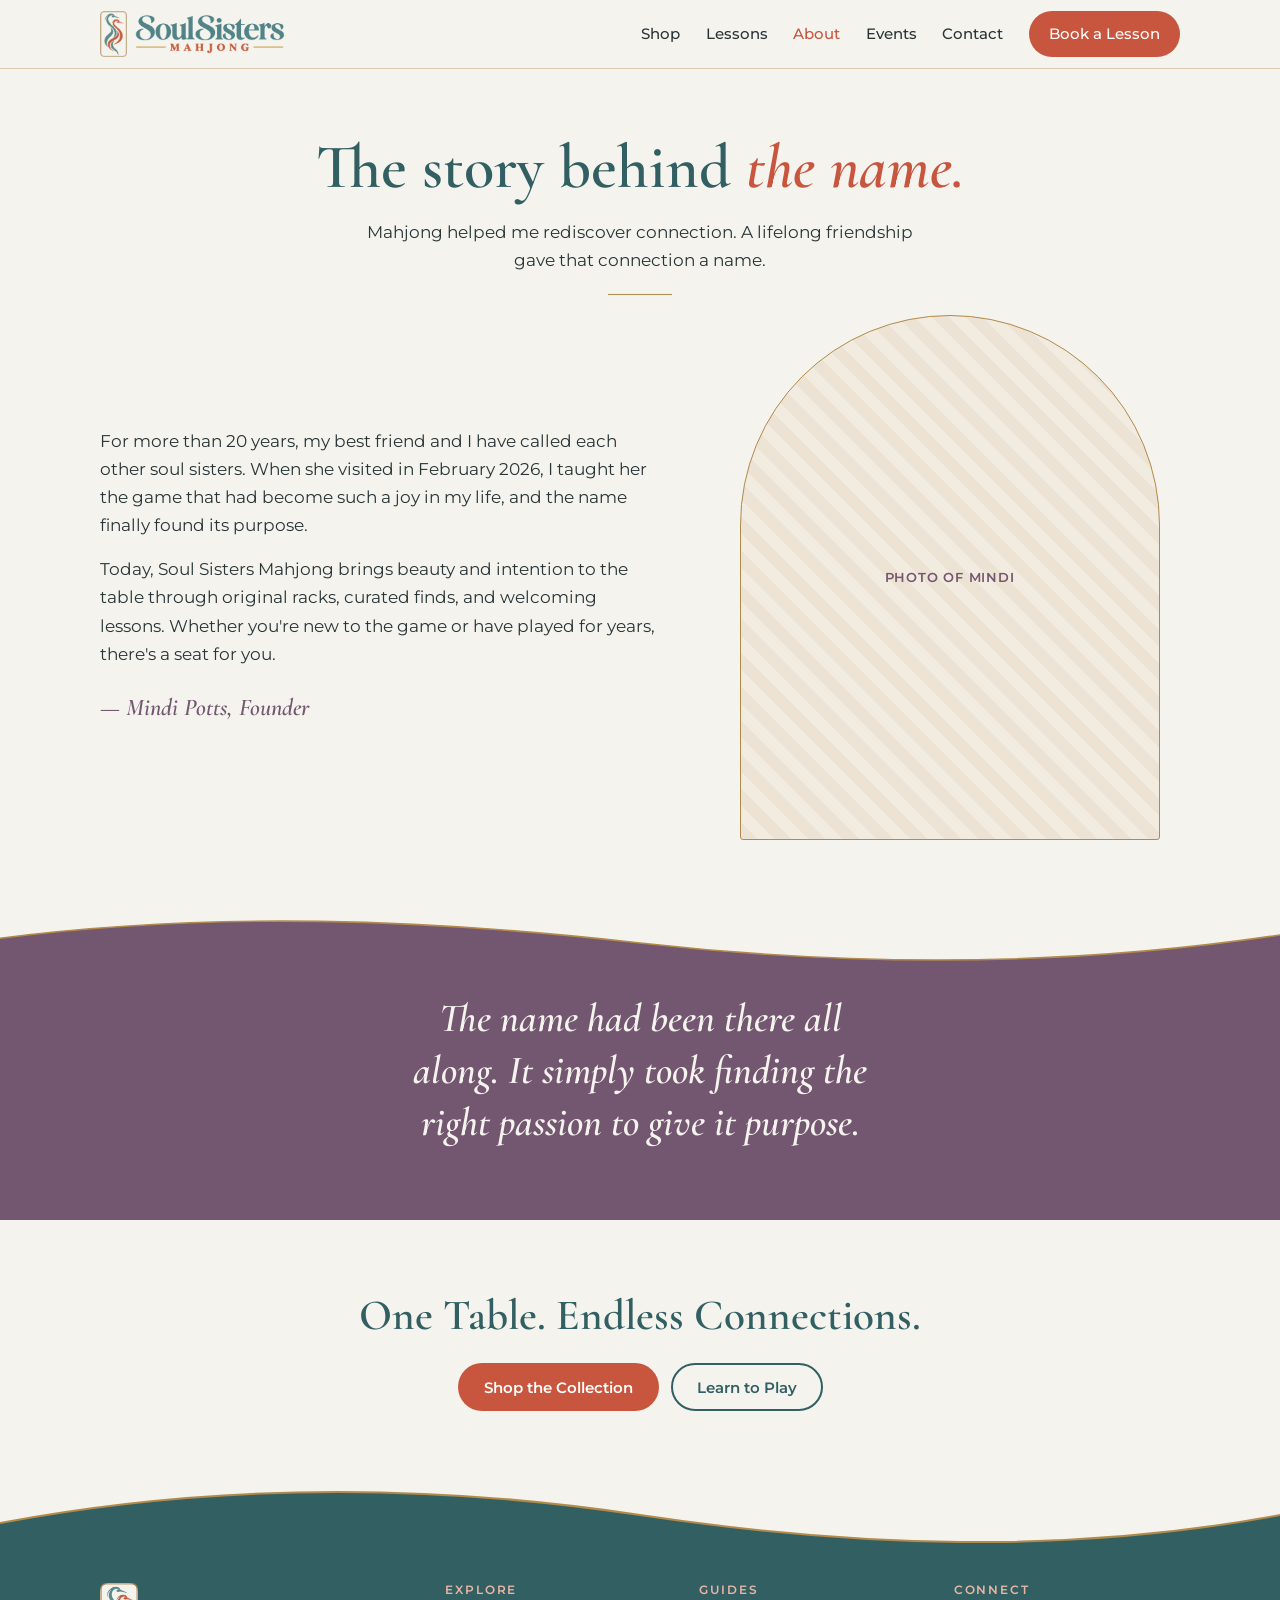
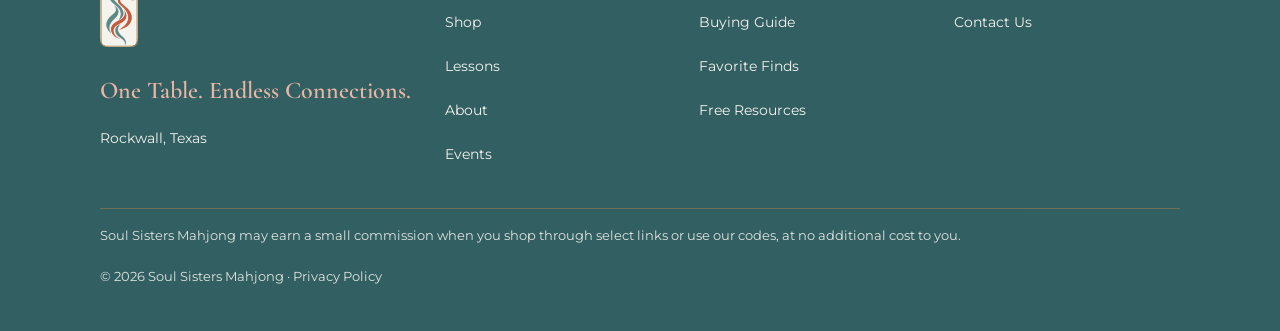
<file: about.html>
<!DOCTYPE html>
<html lang="en">
<head>
<meta charset="utf-8">
<meta name="viewport" content="width=device-width, initial-scale=1">
<title>Our Story | Soul Sisters Mahjong</title>
<meta name="description" content="The story behind Soul Sisters Mahjong, a lifelong friendship and a love of the game.">
<meta property="og:title" content="Our Story | Soul Sisters Mahjong">
<meta property="og:description" content="The story behind Soul Sisters Mahjong, a lifelong friendship and a love of the game.">
<meta property="og:type" content="website">
<meta name="theme-color" content="#315F62">
<link rel="icon" type="image/png" href="assets/ssm-icon.png">
<link rel="preload" href="fonts/cormorant-garamond-latin-600-normal.woff2" as="font" type="font/woff2" crossorigin>
<link rel="stylesheet" href="css/style.css?v=58a6c75f">
</head>
<body>
<a class="skip" href="#main">Skip to content</a>
<header class="site-header">
  <div class="wrap bar">
    <a href="index.html" class="brand" aria-label="Soul Sisters Mahjong home">
      <img src="assets/ssm-icon.png" alt="" class="brand-icon" width="142" height="240">
      <img src="assets/ssm-wordmark.png" alt="Soul Sisters Mahjong" class="brand-word" width="900" height="241">
    </a>
    <button class="menu-btn" aria-expanded="false" aria-controls="site-nav" aria-label="Open menu"><span></span><span></span><span></span></button>
    <nav id="site-nav" class="site-nav" aria-label="Main">
      <ul>
        <li><a href="shop.html">Shop</a></li>
        <li><a href="lessons.html">Lessons</a></li>
        <li><a href="about.html" aria-current="page">About</a></li>
        <li><a href="events.html">Events</a></li>
        <li><a href="contact.html">Contact</a></li>
        <li><a href="contact.html" class="btn btn-primary" data-book>Book a Lesson</a></li>
      </ul>
    </nav>
  </div>
</header>
<main id="main">
<section class="about-hero">
  <div class="wrap">
    <h1>The story behind <em>the name.</em></h1>
    <p class="lead">Mahjong helped me rediscover connection. A lifelong friendship gave that connection a name.</p>
    <hr class="rule">
  </div>
  <div class="wrap split">
    <div>
      <p>For more than 20 years, my best friend and I have called each other soul sisters. When she visited in February 2026, I taught her the game that had become such a joy in my life, and the name finally found its purpose.</p>
      <p>Today, Soul Sisters Mahjong brings beauty and intention to the table through original racks, curated finds, and welcoming lessons. Whether you're new to the game or have played for years, there's a seat for you.</p>
      <p class="signature">&mdash; Mindi Potts, Founder</p>
    </div>
    <div class="ph arch">Photo of Mindi</div>
  </div>
</section>

<section class="quote-band">
  <svg class="quote-wave" viewBox="0 0 1440 70" preserveAspectRatio="none" aria-hidden="true" focusable="false">
    <path d="M0 0h1440v30c-240 40-480 40-720 10S240 0 0 34z" fill="#F4F3EE"/>
    <path d="M0 34C240 0 480 10 720 40s480 30 720-10" fill="none" stroke="#B28A4A" stroke-width="2"/>
  </svg>
  <div class="wrap center">
    <p class="big-quote">The name had been there all along. It simply took finding the right passion to give it purpose.</p>
  </div>
</section>

<section>
  <div class="wrap center">
    <h2>One Table. Endless Connections.</h2>
    <div class="btn-row"><a href="shop.html" class="btn btn-primary">Shop the Collection</a><a href="lessons.html" class="btn btn-outline">Learn to Play</a></div>
  </div>
</section>
</main>
<svg class="footer-wave" viewBox="0 0 1440 60" preserveAspectRatio="none" aria-hidden="true" focusable="false">
  <path d="M0 40c240-40 480-40 720-8s480 40 720 0v28H0z" fill="#315F62"/>
  <path d="M0 40c240-40 480-40 720-8s480 40 720 0" fill="none" stroke="#B28A4A" stroke-width="2"/>
</svg>
<footer class="site-footer">
  <div class="wrap">
    <div class="foot-grid">
      <div class="foot-brand">
        <span class="icon-chip"><img src="assets/ssm-icon.png" alt="" width="142" height="240"></span>
        <p class="foot-tagline">One Table. Endless Connections.</p>
        <p>Rockwall, Texas</p>
      </div>
      <div class="foot-col">
        <h2>Explore</h2>
        <ul><li><a href="shop.html">Shop</a></li><li><a href="lessons.html">Lessons</a></li><li><a href="about.html">About</a></li><li><a href="events.html">Events</a></li></ul>
      </div>
      <div class="foot-col">
        <h2>Guides</h2>
        <ul><li><a href="buying-guide.html">Buying Guide</a></li><li><a href="favorites.html">Favorite Finds</a></li><li><a href="resources.html">Free Resources</a></li></ul>
      </div>
      <div class="foot-col">
        <h2>Connect</h2>
        <ul><li><a href="contact.html">Contact Us</a></li><li><a data-email hidden href="#">Email</a></li><li><a data-social="instagram" hidden href="#">Instagram</a></li><li><a data-social="facebook" hidden href="#">Facebook</a></li></ul>
      </div>
    </div>
    <div class="fine">
      <p>Soul Sisters Mahjong may earn a small commission when you shop through select links or use our codes, at no additional cost to you.</p>
      <p>&copy; <span data-year>2026</span> Soul Sisters Mahjong &middot; <a href="privacy.html">Privacy Policy</a></p>
    </div>
  </div>
</footer>
<script src="js/site.js?v=58a6c75f"></script>
</body>
</html>
</file>
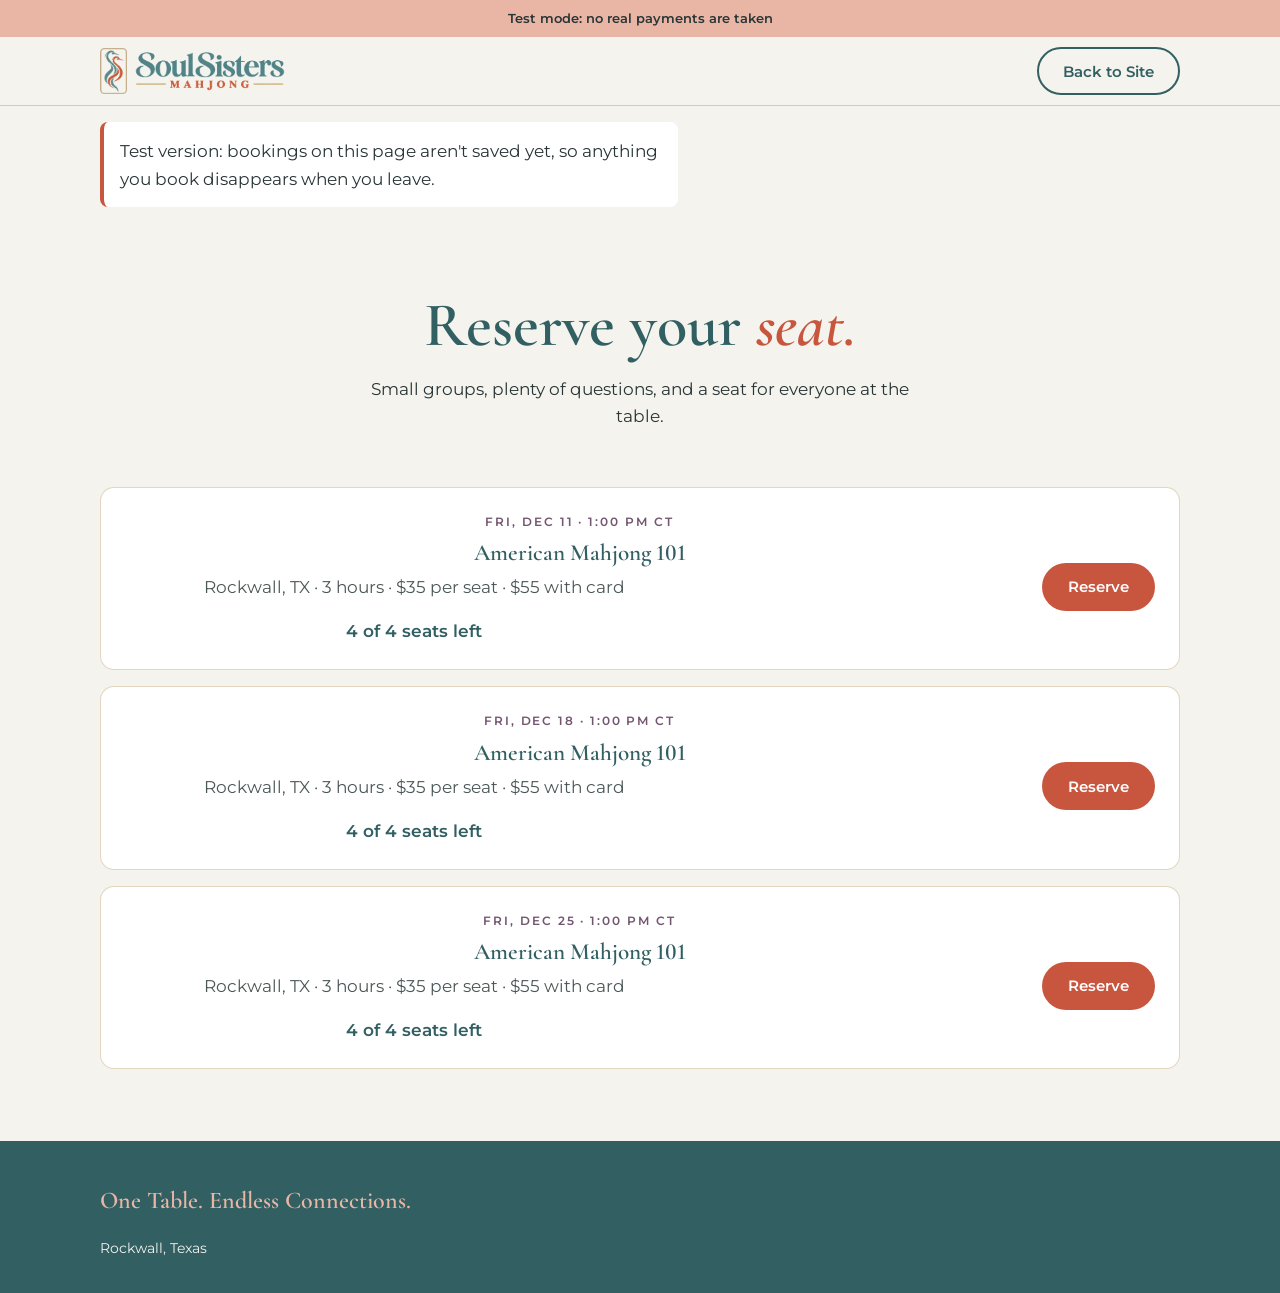
<file: book.html>
<!DOCTYPE html>
<html lang="en">
<head>
<meta charset="utf-8">
<meta name="viewport" content="width=device-width, initial-scale=1">
<title>Book a Lesson | Soul Sisters Mahjong</title>
<meta name="description" content="Reserve a seat at a Soul Sisters Mahjong lesson or event.">
<meta name="theme-color" content="#315F62">
<link rel="icon" type="image/png" href="assets/ssm-icon.png">
<link rel="preload" href="fonts/cormorant-garamond-latin-600-normal.woff2" as="font" type="font/woff2" crossorigin>
<link rel="stylesheet" href="css/style.css?v=58a6c75f">
<style>
.book-list{display:grid;gap:1rem;margin-top:1.5rem}
.slot{display:grid;gap:.5rem}
.meta{color:#4b5857}
.seats-left{font-weight:600;color:var(--deep-teal)}
.seats-left.low{color:var(--terracotta)}
.full{opacity:.65}
.total{font-family:var(--serif);font-size:2rem;font-weight:600;color:var(--terracotta);font-variant-numeric:lining-nums}
.check{display:flex;gap:.75rem;align-items:flex-start;min-height:48px}
.check input{width:24px;height:24px;min-height:0;margin-top:.15rem;flex:none}
.check label{font-weight:500;margin:0}
.alert{background:#fff;border-left:4px solid var(--terracotta);border-radius:8px;padding:.9rem 1rem;margin-bottom:1.25rem}
.alert.ok{border-left-color:var(--teal)}
.test-flag{background:var(--blush);text-align:center;font-size:.8rem;font-weight:600;padding:.5rem 1rem}
.adm{list-style:none;display:grid;gap:.75rem;margin-top:1rem}
.adm li{background:#fff;border:1px solid rgba(178,138,74,.35);border-radius:12px;padding:1rem;display:grid;gap:.35rem}
.adm .row{display:flex;flex-wrap:wrap;gap:.5rem;align-items:center}
.adm .btn{min-height:44px;padding:.4rem 1rem;font-size:.85rem}
pre{white-space:pre-wrap;font-family:var(--sans);font-size:.9rem}
.busy{opacity:.6;pointer-events:none}
.linkbtn{background:none;border:0;color:var(--deep-teal);text-decoration:underline;font:inherit;cursor:pointer;min-height:44px;padding:0}
@media (min-width:700px){.slot{grid-template-columns:1fr auto;align-items:center}}
</style>
</head>
<body>
<a class="skip" href="#main">Skip to content</a>
<div class="test-flag" id="flag">Test mode: no real payments are taken</div>
<header class="site-header"><div class="wrap bar">
  <a href="index.html" class="brand" aria-label="Soul Sisters Mahjong home"><img src="assets/ssm-icon.png" alt="" class="brand-icon" width="142" height="240"><img src="assets/ssm-wordmark.png" alt="Soul Sisters Mahjong" class="brand-word" width="900" height="241"></a>
  <a href="index.html" class="btn btn-outline" id="hdr-btn">Back to Site</a>
</div></header>
<main id="main"><div id="app" aria-live="polite"><div class="wrap page-head"><p class="lead">Loading dates&hellip;</p></div></div></main>
<footer class="site-footer"><div class="wrap"><p class="foot-tagline">One Table. Endless Connections.</p><p>Rockwall, Texas</p></div></footer>

<script>
(function () {
"use strict";
var HOLD_MIN = 15, MAX_SEATS = 4, TZ = "America/Chicago";
var app = document.getElementById("app");
var db = null, canAdmin = false, persisted = false;
var state = { sessions: {}, bookings: {}, outbox: [], ready: false };
var view = { name: "list" };
var esc = function (s) { return String(s == null ? "" : s).replace(/[&<>"']/g, function (c) { return {"&":"&amp;","<":"&lt;",">":"&gt;",'"':"&quot;","'":"&#39;"}[c]; }); };
var money = function (c) { return "$" + (c / 100).toLocaleString(undefined, { minimumFractionDigits: c % 100 ? 2 : 0 }); };
var uid = function () { return (crypto.randomUUID ? crypto.randomUUID() : Date.now().toString(36) + Math.random().toString(36).slice(2)).replace(/[^a-zA-Z0-9-]/g, ""); };

/* ---------- time (Central Time, Rockwall TX) ---------- */
function ctParts(ms) {
  var p = {}; new Intl.DateTimeFormat("en-US", { timeZone: TZ, year: "numeric", month: "2-digit", day: "2-digit", hour: "2-digit", minute: "2-digit", hourCycle: "h23" })
    .formatToParts(new Date(ms)).forEach(function (x) { p[x.type] = x.value; }); return p;
}
function ctToMs(s) { // "YYYY-MM-DDTHH:MM" in Central Time -> epoch ms
  var m = /^(\d{4})-(\d{2})-(\d{2})T(\d{2}):(\d{2})$/.exec(s || ""); if (!m) return NaN;
  var guess = Date.UTC(+m[1], m[2] - 1, +m[3], +m[4], +m[5]);
  for (var i = 0; i < 2; i++) { var p = ctParts(guess); var asUtc = Date.UTC(+p.year, p.month - 1, +p.day, +p.hour, +p.minute); guess += Date.UTC(+m[1], m[2] - 1, +m[3], +m[4], +m[5]) - asUtc; }
  return guess;
}
function niceDate(s) {
  var ms = ctToMs(s); if (isNaN(ms)) return s;
  return new Intl.DateTimeFormat("en-US", { timeZone: TZ, weekday: "short", month: "short", day: "numeric" }).format(ms) + " · " +
    new Intl.DateTimeFormat("en-US", { timeZone: TZ, hour: "numeric", minute: "2-digit" }).format(ms) + " CT";
}
function ctLocalInput(ms) { var p = ctParts(ms); return p.year + "-" + p.month + "-" + p.day + "T13:00"; }

/* ---------- local stand-in store (used only if saving isn't available) ---------- */
function LocalDB() {
  var data = new Map(), subs = [];
  function snap(path) { var d = data.get(path); var id = path.split("/").pop(); return { id: id, exists: !!d, data: function () { return d ? JSON.parse(JSON.stringify(d)) : undefined; }, metadata: { fromCache: false } }; }
  function notify() { subs.forEach(function (s) { s.fire(); }); }
  function docRef(path) {
    return { id: path.split("/").pop(), path: path,
      get: function () { return Promise.resolve(snap(path)); },
      set: function (o) { data.set(path, JSON.parse(JSON.stringify(o))); notify(); return Promise.resolve(); },
      update: function (o) { if (!data.has(path)) return Promise.reject({ code: "invalid_argument" }); data.set(path, Object.assign({}, data.get(path), JSON.parse(JSON.stringify(o)))); notify(); return Promise.resolve(); },
      delete: function () { data.delete(path); notify(); return Promise.resolve(); },
      acquire: function () { return Promise.resolve({ acquired: true }); } };
  }
  function colRef(path) {
    return { path: path, doc: function (id) { return docRef(path + "/" + (id || uid())); },
      onSnapshot: function (next) {
        var s = { fire: function () { var docs = []; data.forEach(function (v, k) { if (k.indexOf(path + "/") === 0 && k.slice(path.length + 1).indexOf("/") < 0) docs.push(snap(k)); }); next({ docs: docs, metadata: { fromCache: false } }); } };
        subs.push(s); setTimeout(s.fire, 0); return function () { subs.splice(subs.indexOf(s), 1); };
      } };
  }
  return { doc: docRef, collection: colRef };
}

/* ---------- data helpers ---------- */
function seatRef(sid, n) { return db.collection("sessions/" + sid + "/seats").doc("s" + n); }
function upcoming() {
  var now = Date.now();
  return Object.keys(state.sessions).map(function (k) { return state.sessions[k]; })
    .filter(function (s) { return s.published && ctToMs(s.startsAt) > now; })
    .sort(function (a, b) { return a.startsAt < b.startsAt ? -1 : 1; });
}
function isActive(b) { return b.status === "confirmed" || (b.status === "held" && b.holdExpires > Date.now()); }
function taken(sid) { var n = 0; Object.keys(state.bookings).forEach(function (k) { var b = state.bookings[k]; if (b.sessionId === sid && isActive(b)) n += b.seats; }); return n; }
function seatsLeft(s) { return Math.max(0, s.capacity - taken(s.id)); }
function email(to, subject, body) { return db.collection("outbox").doc(uid()).set({ to: to, subject: subject, body: body, created: Date.now() }); }

/* Short lock on one seat. If someone else holds it (they're mid-booking or just finished),
   wait for their lock to lapse and try again rather than calling the seat taken. */
var sleep = function (ms) { return new Promise(function (r) { setTimeout(r, ms); }); };
async function lockSeat(ref, token) {
  for (var tries = 0; tries < 5; tries++) {
    var lock = await ref.acquire({ holder: token, ttlMs: 2000 });
    if (lock.acquired) return true;
    var wait = lock.expiresAt ? Date.parse(lock.expiresAt) - Date.now() : 500;
    await sleep(Math.min(Math.max(wait, 150), 2100) + Math.random() * 150);
  }
  return false;
}
/* Claims one seat slot under that lock so two people can never take the same seat. */
async function claimSeat(sid, n, token, expires) {
  var ref = seatRef(sid, n);
  if (!(await lockSeat(ref, token))) return false;
  var snap = await ref.get(), d = snap.exists ? snap.data() : null;
  var free = !d || !d.booking || d.booking === token || (d.status === "held" && d.expires <= Date.now());
  if (!free) return false;
  await ref.set({ booking: token, status: "held", expires: expires });
  return true;
}
async function releaseSeats(b) {
  for (var i = 0; i < (b.seatIds || []).length; i++) {
    var ref = seatRef(b.sessionId, b.seatIds[i]);
    if (!(await lockSeat(ref, b.token))) continue;
    var snap = await ref.get(), d = snap.exists ? snap.data() : null;
    if (d && d.booking === b.token) await ref.set({ booking: null, status: null, expires: null });
  }
}

async function createHold(s, name, mail, seats, addon) {
  var token = uid(), expires = Date.now() + HOLD_MIN * 60000, got = [];
  for (var n = 1; n <= s.capacity && got.length < seats; n++) { if (await claimSeat(s.id, n, token, expires)) got.push(n); }
  if (got.length < seats) {
    await releaseSeats({ token: token, sessionId: s.id, seatIds: got });
    var left = got.length;
    return { error: left === 0 ? "Sorry, that date just filled up." : "Only " + left + " seat" + (left === 1 ? "" : "s") + " left for this date." };
  }
  var unit = s.priceCents + (addon && s.addonName ? s.addonCents : 0);
  var b = { token: token, sessionId: s.id, name: name, email: mail, seats: seats, seatIds: got, withAddon: !!(addon && s.addonName),
            unitCents: unit, totalCents: unit * seats, status: "held", holdExpires: expires, created: Date.now() };
  await db.collection("bookings").doc(token).set(b);
  state.bookings[token] = b;
  return { booking: b };
}

async function confirm(b) {
  var s = state.sessions[b.sessionId];
  if (b.status === "confirmed" || b.status === "needs_refund") return b.status;
  // Make sure every seat is still this booking's (it may have expired and been re-taken).
  var mine = [], expires = Date.now() + 60000;
  for (var i = 0; i < b.seatIds.length; i++) if (await claimSeat(b.sessionId, b.seatIds[i], b.token, expires)) mine.push(b.seatIds[i]);
  for (var n = 1; n <= s.capacity && mine.length < b.seats; n++) if (mine.indexOf(n) < 0 && await claimSeat(b.sessionId, n, b.token, expires)) mine.push(n);
  var status;
  if (mine.length >= b.seats) {
    for (var j = 0; j < mine.length; j++) await seatRef(b.sessionId, mine[j]).set({ booking: b.token, status: "confirmed", expires: null });
    status = "confirmed";
    await db.collection("bookings").doc(b.token).update({ status: status, seatIds: mine, confirmed: Date.now() });
    await email(b.email, "You're booked: " + s.title, "Hi " + b.name + ",\n\nThank you! Your seat" + (b.seats > 1 ? "s are" : " is") + " confirmed.\n\n" +
      s.title + "\n" + niceDate(s.startsAt) + "\n" + s.location + "\nSeats: " + b.seats + "\nPaid: " + money(b.totalCents) +
      "\n\nThe address will be sent before the lesson. Snacks and drinks are provided.\n\nOne Table. Endless Connections.\nSoul Sisters Mahjong");
  } else {
    await releaseSeats({ token: b.token, sessionId: b.sessionId, seatIds: mine });
    status = "needs_refund";
    await db.collection("bookings").doc(b.token).update({ status: status, seatIds: [] });
    await email(b.email, "About your Soul Sisters booking", "Hi " + b.name + ",\n\nYour payment came through after your hold expired, and that date has since filled. We'll refund you in full and help you find another date.\n\nSoul Sisters Mahjong");
  }
  state.bookings[b.token] = Object.assign({}, b, { status: status });
  return status;
}

async function cancelBooking(b, byAdmin) {
  await releaseSeats(b);
  await db.collection("bookings").doc(b.token).update({ status: "cancelled" });
  if (byAdmin) await email(b.email, "Your Soul Sisters booking was cancelled", "Hi " + b.name + ",\n\nYour booking has been cancelled and a refund of " + money(b.totalCents) + " is on its way.\n\nSoul Sisters Mahjong");
  state.bookings[b.token] = Object.assign({}, b, { status: "cancelled" });
}

/* ---------- views ---------- */
function go(v) { view = v; render(); window.scrollTo(0, 0); }
function head(label, title, lead) { return '<div class="wrap page-head"><h1>' + title + "</h1>" + (lead ? '<p class="lead">' + lead + "</p>" : "") + "</div>"; }
function alertBox(msg, ok) { return msg ? '<p class="alert' + (ok ? " ok" : "") + '" role="' + (ok ? "status" : "alert") + '">' + esc(msg) + "</p>" : ""; }
function hours(min) { return min % 60 === 0 ? (min / 60) + " hour" + (min === 60 ? "" : "s") : min + " min"; }

function renderList() {
  var list = upcoming().map(function (s) {
    var left = seatsLeft(s);
    var price = money(s.priceCents) + " per seat" + (s.addonName ? " · " + money(s.priceCents + s.addonCents) + " with card" : "");
    var seats = left > 0 ? '<p class="seats-left' + (left <= 2 ? " low" : "") + '">' + left + " of " + s.capacity + " seats left</p>" : '<p class="seats-left low">Full</p>';
    var action = left > 0 ? '<button class="btn btn-primary" data-act="reserve" data-id="' + esc(s.id) + '">Reserve</button>' : '<a class="btn btn-outline" href="contact.html">Join Waitlist</a>';
    return '<article class="card slot' + (left > 0 ? "" : " full") + '"><div><span class="label">' + esc(niceDate(s.startsAt)) + "</span><h3>" + esc(s.title) + '</h3><p class="meta">' +
      esc(s.location) + " · " + hours(s.durationMin) + " · " + esc(price) + "</p>" + seats + "</div><div>" + action + "</div></article>";
  }).join("");
  if (!list) list = '<div class="card"><p>No dates are open right now. <a href="contact.html">Get in touch</a> and we\'ll let you know when new ones are added.</p></div>';
  return head("Book", "Reserve your <em>seat.</em>", "Small groups, plenty of questions, and a seat for everyone at the table.") +
    '<section style="padding-top:0"><div class="wrap">' + alertBox(view.msg) + '<div class="book-list">' + list + "</div>" +
    (canAdmin ? '<p style="margin-top:2rem"><button class="linkbtn" data-act="admin">Admin: manage dates and bookings</button></p>' : "") + "</div></section>";
}

function renderForm() {
  var s = state.sessions[view.id]; if (!s) return renderList();
  var left = seatsLeft(s), v = view.values || {};
  if (left <= 0) { view = { name: "list", msg: "Sorry, that date is full." }; return renderList(); }
  var opts = ""; for (var n = 1; n <= Math.min(left, MAX_SEATS); n++) opts += '<option value="' + n + '"' + (String(n) === String(v.seats || 1) ? " selected" : "") + ">" + n + "</option>";
  var addon = s.addonName ? '<div class="check"><input type="checkbox" id="addon" name="addon"' + (v.addon ? " checked" : "") + '><label for="addon">' + esc(s.addonName) + " (+" + money(s.addonCents) + " per seat)</label></div>" : "";
  return head("", esc(s.title), esc(niceDate(s.startsAt)) + " · " + esc(s.location) + " · " + money(s.priceCents) + " per seat · " + left + " seat" + (left === 1 ? "" : "s") + " left") +
    '<section style="padding-top:0"><div class="wrap" style="max-width:640px">' + alertBox(view.msg) +
    '<form id="bookform" novalidate><div><label for="name">Name</label><input id="name" name="name" autocomplete="name" maxlength="80" value="' + esc(v.name) + '"></div>' +
    '<div><label for="email">Email</label><input id="email" name="email" type="email" autocomplete="email" maxlength="120" value="' + esc(v.email) + '"></div>' +
    '<div><label for="seats">Seats</label><select id="seats" name="seats">' + opts + "</select></div>" + addon +
    '<p>Total: <span class="total" id="total"></span></p><p class="note">Your seats are held for ' + HOLD_MIN + " minutes while you check out.</p>" +
    '<button class="btn btn-primary" type="submit">Continue to Payment</button></form>' +
    '<p style="margin-top:1.5rem"><button class="linkbtn" data-act="list">See other dates</button></p></div></section>';
}

function renderCheckout() {
  var b = state.bookings[view.token], s = b && state.sessions[b.sessionId];
  if (!b || b.status !== "held" || b.holdExpires <= Date.now()) return renderDone();
  return head("", "Test <em>checkout</em>", "This stands in for Square's checkout page. No card is needed and no money moves.") +
    '<section style="padding-top:0"><div class="wrap" style="max-width:640px"><div class="card"><h3>' + esc(s.title) + "</h3><p>" + esc(niceDate(s.startsAt)) + " · " + b.seats + " seat" + (b.seats > 1 ? "s" : "") +
    '</p><p class="total">' + money(b.totalCents) + '</p><div class="btn-row"><button class="btn btn-primary" data-act="pay">Pay (test)</button><button class="btn btn-outline" data-act="cancelhold">Cancel</button></div></div></div></section>';
}

function renderDone() {
  var b = state.bookings[view.token], s = b && state.sessions[b.sessionId];
  if (!b || !s) return renderList();
  var st = b.status === "held" && b.holdExpires <= Date.now() ? "expired" : b.status, msg;
  if (st === "confirmed") msg = head("Confirmed", "You're <em>booked!</em>", "Thank you, " + esc(b.name) + ". A confirmation is on its way to " + esc(b.email) + ".");
  else if (st === "needs_refund") msg = head("Sorry", "That date <em>filled up.</em>", "Your payment arrived after your hold expired. You'll get a full refund, and we'll help you find another date.");
  else msg = head("Not booked", "No seats were <em>reserved.</em>", "Your hold was cancelled or expired, and you weren't charged.");
  return msg + '<section style="padding-top:0"><div class="wrap" style="max-width:640px"><div class="card"><h3>' + esc(s.title) + "</h3><p>" + esc(niceDate(s.startsAt)) + "<br>" + esc(s.location) + "<br>" +
    b.seats + " seat" + (b.seats > 1 ? "s" : "") + " · " + money(b.totalCents) + '</p></div><div class="btn-row"><button class="btn btn-outline" data-act="list">See All Dates</button><a href="index.html" class="btn btn-dark">Back to Site</a></div></div></section>';
}

var LABELS = { confirmed: "Confirmed", held: "Paying now", expired: "Expired (unpaid)", cancelled: "Cancelled", needs_refund: "Paid late: refund needed" };
function renderAdmin() {
  if (!canAdmin) return renderList();
  var now = Date.now();
  var all = Object.keys(state.sessions).map(function (k) { return state.sessions[k]; }).sort(function (a, b) { return a.startsAt < b.startsAt ? -1 : 1; });
  var rows = all.map(function (s) {
    var refunds = Object.keys(state.bookings).filter(function (k) { var b = state.bookings[k]; return b.sessionId === s.id && b.status === "needs_refund"; }).length;
    var past = ctToMs(s.startsAt) <= now;
    return '<li><span class="label">' + esc(niceDate(s.startsAt)) + "</span><strong>" + esc(s.title) + (s.sample ? ' <span class="tag">Sample</span>' : "") + "</strong>" +
      "<span>" + taken(s.id) + " / " + s.capacity + " booked · " + (past ? "Past" : s.published ? "Live" : "Hidden") + (refunds ? ' · <strong style="color:var(--terracotta)">' + refunds + " refund needed</strong>" : "") + "</span>" +
      '<div class="row"><button class="btn btn-outline" data-act="guests" data-id="' + esc(s.id) + '">Guests</button><button class="btn btn-outline" data-act="toggle" data-id="' + esc(s.id) + '">' + (s.published ? "Hide" : "Show") + "</button></div></li>";
  }).join("") || "<li>No dates yet. Add one below.</li>";
  return head("Admin", "Lessons &amp; <em>events</em>", "Payments: TEST mode · " + state.outbox.length + ' emails in the <button class="linkbtn" data-act="outbox">outbox</button>') +
    '<section style="padding-top:0"><div class="wrap">' + alertBox(view.msg, true) + '<ul class="adm">' + rows + "</ul>" +
    '<h2 style="margin-top:3rem">Add a date</h2><form id="sessform" style="max-width:760px" novalidate>' +
    '<div class="grid form-2"><div><label for="t">Title</label><input id="t" name="title" value="American Mahjong 101" maxlength="100"></div>' +
    '<div><label for="d">Date and time (CT)</label><input id="d" name="startsAt" type="datetime-local" value="' + ctLocalInput(now + 7 * 864e5) + '"></div></div>' +
    '<div class="grid form-2"><div><label for="loc">Location</label><input id="loc" name="location" value="Rockwall, TX" maxlength="100"></div>' +
    '<div><label for="dur">Length (minutes)</label><input id="dur" name="duration" type="number" min="15" max="720" value="180"></div></div>' +
    '<div class="grid form-2"><div><label for="p">Price per seat ($)</label><input id="p" name="price" type="number" min="0" step="0.01" value="35"></div>' +
    '<div><label for="c">Seats</label><input id="c" name="capacity" type="number" min="1" max="20" value="4"></div></div>' +
    '<div class="grid form-2"><div><label for="an">Add-on (optional)</label><input id="an" name="addonName" value="Add the current NMJL card" maxlength="100"></div>' +
    '<div><label for="ap">Add-on price ($)</label><input id="ap" name="addonPrice" type="number" min="0" step="0.01" value="20"></div></div>' +
    '<button class="btn btn-primary" type="submit">Add Date</button></form></div></section>';
}

function renderGuests() {
  var s = state.sessions[view.id]; if (!s || !canAdmin) return renderAdmin();
  var list = Object.keys(state.bookings).map(function (k) { return state.bookings[k]; }).filter(function (b) { return b.sessionId === s.id; })
    .sort(function (a, b) { return a.created - b.created; }).map(function (b) {
      var st = b.status === "held" && b.holdExpires <= Date.now() ? "expired" : b.status;
      return "<li><strong>" + esc(b.name) + '</strong><span class="note">' + esc(b.email) + "</span><span>" + b.seats + " seat" + (b.seats > 1 ? "s" : "") + (b.withAddon ? " + card" : "") + " · " + money(b.totalCents) + " · " + (LABELS[st] || esc(st)) + "</span>" +
        (st === "confirmed" || st === "needs_refund" ? '<div class="row"><button class="btn btn-outline" data-act="admincancel" data-token="' + esc(b.token) + '">Cancel booking</button></div>' : "") + "</li>";
    }).join("") || "<li>No bookings yet.</li>";
  return head("", esc(s.title), esc(niceDate(s.startsAt)) + " · " + taken(s.id) + " of " + s.capacity + " seats taken · " + esc(s.location)) +
    '<section style="padding-top:0"><div class="wrap">' + alertBox(view.msg, true) + '<ul class="adm">' + list + '</ul><p class="note" style="margin-top:1rem">Cancelling frees the seats and emails the guest. Refunds are issued in Square.</p>' +
    '<p><button class="linkbtn" data-act="admin">Back to all dates</button></p></div></section>';
}

function renderOutbox() {
  var items = state.outbox.slice().sort(function (a, b) { return b.created - a.created; }).map(function (m) {
    return '<li><span class="label">To ' + esc(m.to) + " · " + new Date(m.created).toLocaleString() + "</span><strong>" + esc(m.subject) + "</strong><pre>" + esc(m.body) + "</pre></li>";
  }).join("") || "<li>No emails yet.</li>";
  return head("", "Email <em>outbox</em>", "In test mode emails are saved here instead of being sent.") + '<section style="padding-top:0"><div class="wrap"><ul class="adm">' + items +
    '</ul><p><button class="linkbtn" data-act="admin">Back to admin</button></p></div></section>';
}

function render() {
  if (!state.ready) return;
  var focusId = document.activeElement && document.activeElement.id;
  if (view.name === "form" && document.getElementById("bookform")) return updateTotal(); // don't wipe what someone is typing
  if (view.name === "admin" && document.getElementById("sessform") && document.activeElement && document.activeElement.form) return;
  var fn = { list: renderList, form: renderForm, checkout: renderCheckout, done: renderDone, admin: renderAdmin, guests: renderGuests, outbox: renderOutbox }[view.name] || renderList;
  app.innerHTML = fn();
  if (!persisted) app.insertAdjacentHTML("afterbegin", '<div class="wrap" style="padding-top:1rem"><p class="alert">Test version: bookings on this page aren\'t saved yet, so anything you book disappears when you leave.</p></div>');
  document.getElementById("hdr-btn").outerHTML = (view.name === "admin" || view.name === "guests" || view.name === "outbox")
    ? '<button class="btn btn-outline" id="hdr-btn" data-act="list">Booking Page</button>' : '<a href="index.html" class="btn btn-outline" id="hdr-btn">Back to Site</a>';
  if (view.name === "form") updateTotal();
  if (focusId && document.getElementById(focusId)) document.getElementById(focusId).focus();
}
function updateTotal() {
  var f = document.getElementById("bookform"), s = state.sessions[view.id]; if (!f || !s) return;
  var unit = s.priceCents + (f.addon && f.addon.checked ? s.addonCents : 0);
  document.getElementById("total").textContent = money(unit * (+f.seats.value || 1));
}

/* ---------- actions ---------- */
async function busy(el, fn) { var t = el.closest("section") || app; t.classList.add("busy"); try { await fn(); } catch (e) { console.error(e); view.msg = "Something went wrong saving that. Please try again."; render(); } finally { t.classList.remove("busy"); } }
var EMAIL_RE = /^[^@\s]+@[^@\s]+\.[^@\s]+$/;

document.addEventListener("click", function (e) {
  var el = e.target.closest("[data-act]"); if (!el) return;
  var act = el.dataset.act;
  if (act === "list") return go({ name: "list" });
  if (act === "reserve") return go({ name: "form", id: el.dataset.id });
  if (act === "admin") return go({ name: "admin" });
  if (act === "outbox") return go({ name: "outbox" });
  if (act === "guests") return go({ name: "guests", id: el.dataset.id });
  if (act === "pay") return busy(el, async function () { var st = await confirm(state.bookings[view.token]); go({ name: "done", token: view.token }); });
  if (act === "cancelhold") return busy(el, async function () { await cancelBooking(state.bookings[view.token], false); go({ name: "done", token: view.token }); });
  if (act === "toggle") return busy(el, async function () { var s = state.sessions[el.dataset.id]; await db.collection("sessions").doc(s.id).update({ published: !s.published }); });
  if (act === "admincancel") return busy(el, async function () { var b = state.bookings[el.dataset.token]; await cancelBooking(b, true); view.msg = "Cancelled " + b.name + "'s booking and emailed them."; render(); });
});
document.addEventListener("change", function (e) { if (e.target.form && e.target.form.id === "bookform") updateTotal(); });
document.addEventListener("submit", function (e) {
  e.preventDefault();
  var f = e.target;
  if (f.id === "bookform") {
    var s = state.sessions[view.id], name = f.name.value.trim(), mail = f.email.value.trim(), seats = +f.seats.value, addon = !!(f.addon && f.addon.checked);
    view.values = { name: name, email: mail, seats: seats, addon: addon };
    var err = !name ? "Please add your name." : !EMAIL_RE.test(mail) ? "Please add a valid email so we can send your confirmation." : !(seats >= 1 && seats <= MAX_SEATS) ? "Please choose how many seats." : "";
    if (err) { view.msg = err; app.innerHTML = renderForm(); updateTotal(); return; }
    busy(f, async function () {
      var r = await createHold(s, name, mail, seats, addon);
      if (r.error) { view.msg = r.error; app.innerHTML = renderForm(); updateTotal(); return; }
      go({ name: "checkout", token: r.booking.token });
    });
  }
  if (f.id === "sessform") {
    var g = function (n) { return f[n].value.trim(); };
    var startsAt = g("startsAt").slice(0, 16), price = Math.round(parseFloat(g("price")) * 100), cap = parseInt(g("capacity"), 10), dur = parseInt(g("duration"), 10);
    var addonName = g("addonName"), addonCents = addonName ? Math.round(parseFloat(g("addonPrice") || "0") * 100) : 0;
    if (!g("title") || !g("location") || isNaN(ctToMs(startsAt)) || !(price >= 0) || !(cap >= 1 && cap <= 20) || !(dur >= 15 && dur <= 720) || !(addonCents >= 0)) {
      view.msg = ""; app.insertAdjacentHTML("afterbegin", '<div class="wrap"><p class="alert" role="alert">Couldn\'t add that date. Check every field and try again.</p></div>'); return;
    }
    busy(f, async function () {
      var id = uid();
      await db.collection("sessions").doc(id).set({ id: id, title: g("title").slice(0, 100), startsAt: startsAt, durationMin: dur, location: g("location").slice(0, 100),
        priceCents: price, addonName: addonName ? addonName.slice(0, 100) : null, addonCents: addonCents, capacity: cap, published: true, sample: false, created: Date.now() });
      document.activeElement && document.activeElement.blur();
      view = { name: "admin", msg: "Added " + niceDate(startsAt) + "." }; render();
    });
  }
});

/* ---------- start ---------- */
function listen(col, apply) {
  return db.collection(col).onSnapshot(function (snap) { apply(snap.docs.map(function (d) { var o = d.data(); o.id = o.id || d.id; return o; })); state.ready = true; clearTimeout(timer); render(); },
    function (err) { console.error(err); });
}
var timer;
async function start() {
  var real = null, user = null;
  try { real = await (window.claude && window.claude.use ? window.claude.use("db") : null); } catch (e) { real = null; }
  try { user = await (window.claude && window.claude.use ? window.claude.use("user") : null); } catch (e) { user = null; }
  persisted = !!real;
  db = real || LocalDB();
  if (user) { try { canAdmin = !!(await user.canEdit()); } catch (e) { canAdmin = false; } } else { canAdmin = !real && location.hash === "#admin"; }
  if (location.hash === "#admin" && canAdmin) view = { name: "admin" };
  timer = setTimeout(function () { if (!state.ready) app.innerHTML = '<div class="wrap page-head"><p class="lead">Dates can\'t be reached right now. Please check your connection.</p></div>'; }, 10000);
  if (!real) { // stand-in data so the page can still be tried
    var base = Date.now();
    [7, 14, 21].forEach(function (d) { var id = "sample" + d; db.collection("sessions").doc(id).set({ id: id, title: "American Mahjong 101", startsAt: ctLocalInput(base + d * 864e5), durationMin: 180, location: "Rockwall, TX", priceCents: 3500, addonName: "Add the current NMJL card", addonCents: 2000, capacity: 4, published: true, sample: true, created: base }); });
  }
  listen("sessions", function (rows) { state.sessions = {}; rows.forEach(function (r) { state.sessions[r.id] = r; }); });
  listen("bookings", function (rows) { state.bookings = {}; rows.forEach(function (r) { state.bookings[r.token || r.id] = r; }); });
  listen("outbox", function (rows) { state.outbox = rows; });
  setInterval(function () { if (view.name === "list" || view.name === "admin" || view.name === "guests") render(); }, 30000); // let expired holds release on screen
}
if (window.__SSM_TEST__) window.__ssm = { createHold: createHold, confirm: confirm, cancelBooking: cancelBooking, state: state };
start();
})();
</script>
</body>
</html>
</file>
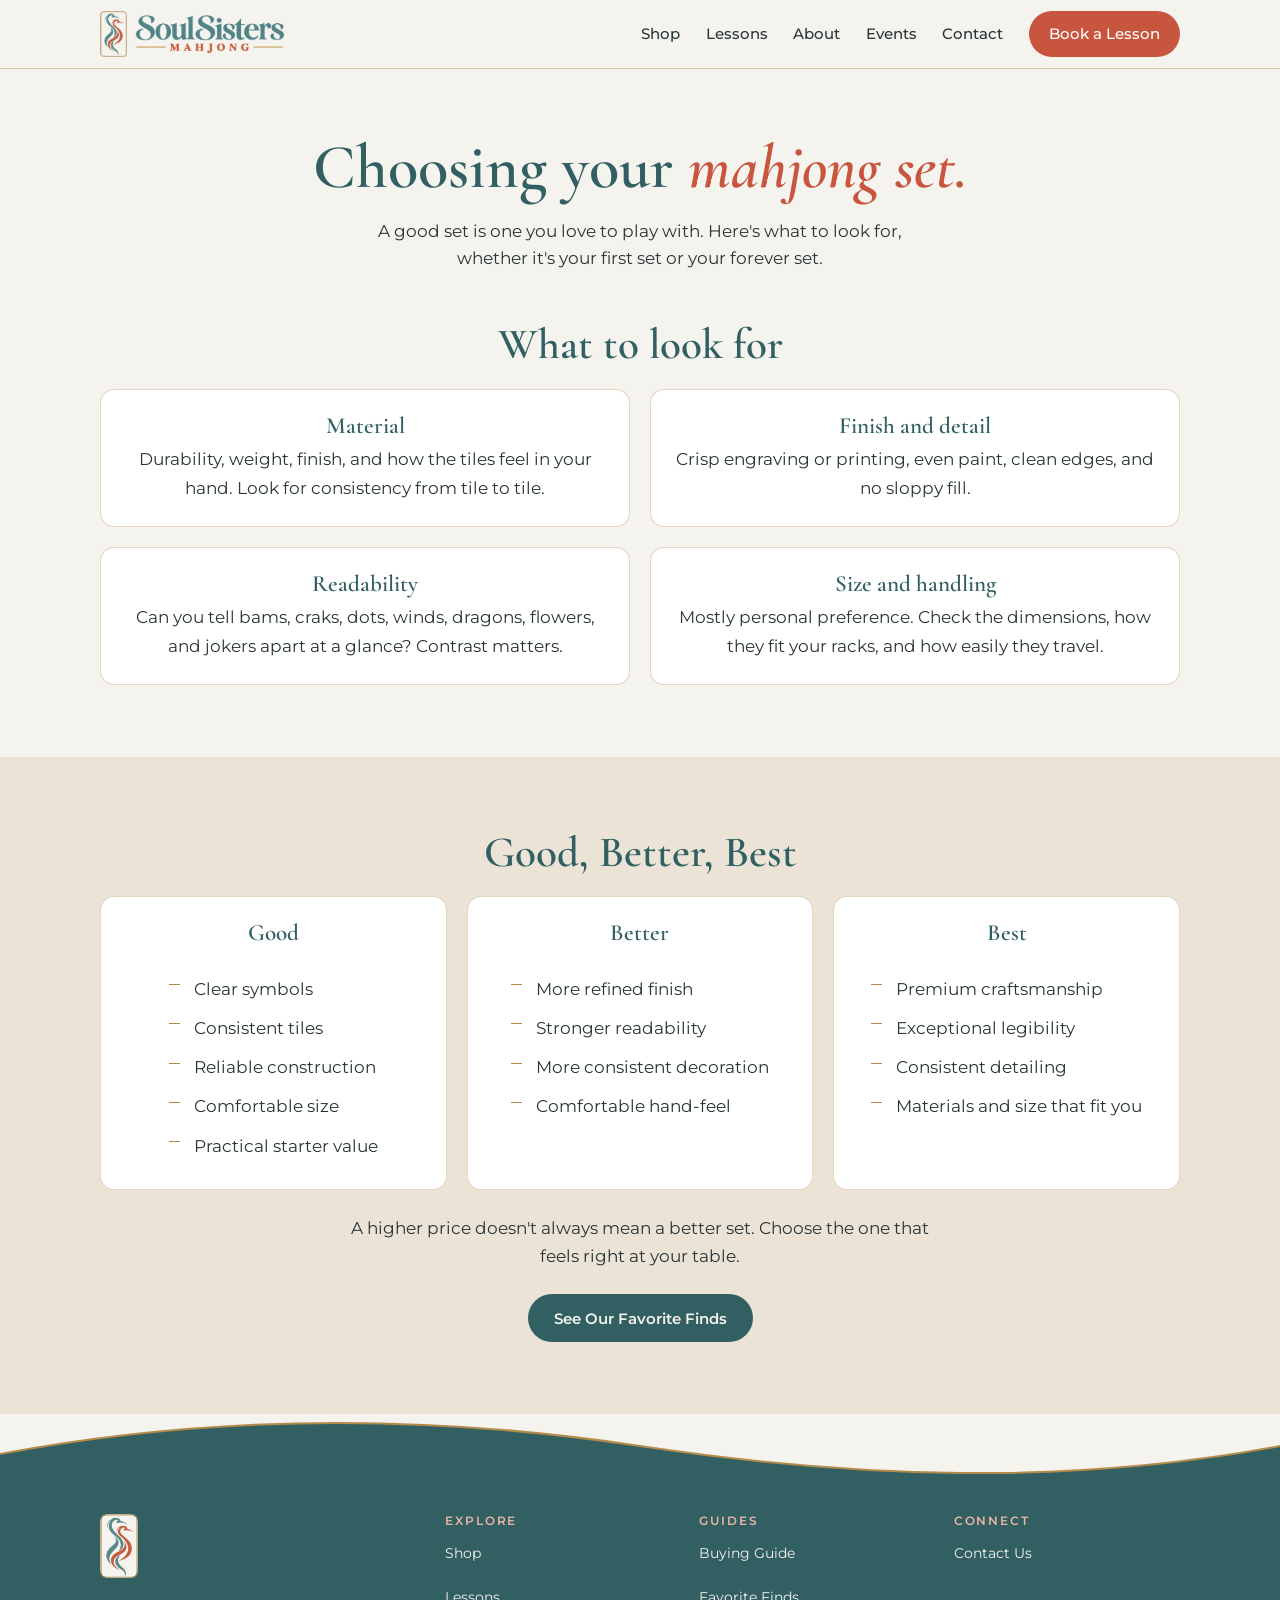
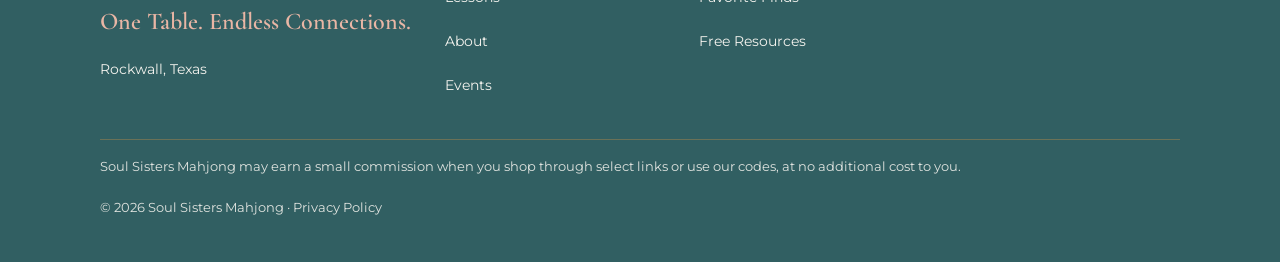
<file: buying-guide.html>
<!DOCTYPE html>
<html lang="en">
<head>
<meta charset="utf-8">
<meta name="viewport" content="width=device-width, initial-scale=1">
<title>Buying Guide | Soul Sisters Mahjong</title>
<meta name="description" content="What to look for when choosing a mahjong set: materials, readability, size, and finish.">
<meta property="og:title" content="Buying Guide | Soul Sisters Mahjong">
<meta property="og:description" content="What to look for when choosing a mahjong set: materials, readability, size, and finish.">
<meta property="og:type" content="website">
<meta name="theme-color" content="#315F62">
<link rel="icon" type="image/png" href="assets/ssm-icon.png">
<link rel="preload" href="fonts/cormorant-garamond-latin-600-normal.woff2" as="font" type="font/woff2" crossorigin>
<link rel="stylesheet" href="css/style.css?v=58a6c75f">
</head>
<body>
<a class="skip" href="#main">Skip to content</a>
<header class="site-header">
  <div class="wrap bar">
    <a href="index.html" class="brand" aria-label="Soul Sisters Mahjong home">
      <img src="assets/ssm-icon.png" alt="" class="brand-icon" width="142" height="240">
      <img src="assets/ssm-wordmark.png" alt="Soul Sisters Mahjong" class="brand-word" width="900" height="241">
    </a>
    <button class="menu-btn" aria-expanded="false" aria-controls="site-nav" aria-label="Open menu"><span></span><span></span><span></span></button>
    <nav id="site-nav" class="site-nav" aria-label="Main">
      <ul>
        <li><a href="shop.html">Shop</a></li>
        <li><a href="lessons.html">Lessons</a></li>
        <li><a href="about.html">About</a></li>
        <li><a href="events.html">Events</a></li>
        <li><a href="contact.html">Contact</a></li>
        <li><a href="contact.html" class="btn btn-primary" data-book>Book a Lesson</a></li>
      </ul>
    </nav>
  </div>
</header>
<main id="main">
<div class="wrap page-head">
  <h1>Choosing your <em>mahjong set.</em></h1>
  <p class="lead">A good set is one you love to play with. Here's what to look for, whether it's your first set or your forever set.</p>
</div>

<section style="padding-top:1rem">
  <div class="wrap">
    <h2>What to look for</h2>
    <div class="grid grid-2" style="margin-top:1.25rem">
      <div class="card"><h3>Material</h3><p>Durability, weight, finish, and how the tiles feel in your hand. Look for consistency from tile to tile.</p></div>
      <div class="card"><h3>Finish and detail</h3><p>Crisp engraving or printing, even paint, clean edges, and no sloppy fill.</p></div>
      <div class="card"><h3>Readability</h3><p>Can you tell bams, craks, dots, winds, dragons, flowers, and jokers apart at a glance? Contrast matters.</p></div>
      <div class="card"><h3>Size and handling</h3><p>Mostly personal preference. Check the dimensions, how they fit your racks, and how easily they travel.</p></div>
    </div>
  </div>
</section>

<section class="band-sand">
  <div class="wrap">
    <h2>Good, Better, Best</h2>
    <div class="grid grid-3" style="margin-top:1.25rem">
      <div class="card"><h3>Good</h3><ul class="checks"><li>Clear symbols</li><li>Consistent tiles</li><li>Reliable construction</li><li>Comfortable size</li><li>Practical starter value</li></ul></div>
      <div class="card"><h3>Better</h3><ul class="checks"><li>More refined finish</li><li>Stronger readability</li><li>More consistent decoration</li><li>Comfortable hand-feel</li></ul></div>
      <div class="card"><h3>Best</h3><ul class="checks"><li>Premium craftsmanship</li><li>Exceptional legibility</li><li>Consistent detailing</li><li>Materials and size that fit you</li></ul></div>
    </div>
    <p style="margin-top:1.5rem">A higher price doesn't always mean a better set. Choose the one that feels right at your table.</p>
    <div class="btn-row"><a href="favorites.html" class="btn btn-dark">See Our Favorite Finds</a></div>
  </div>
</section>
</main>
<svg class="footer-wave" viewBox="0 0 1440 60" preserveAspectRatio="none" aria-hidden="true" focusable="false">
  <path d="M0 40c240-40 480-40 720-8s480 40 720 0v28H0z" fill="#315F62"/>
  <path d="M0 40c240-40 480-40 720-8s480 40 720 0" fill="none" stroke="#B28A4A" stroke-width="2"/>
</svg>
<footer class="site-footer">
  <div class="wrap">
    <div class="foot-grid">
      <div class="foot-brand">
        <span class="icon-chip"><img src="assets/ssm-icon.png" alt="" width="142" height="240"></span>
        <p class="foot-tagline">One Table. Endless Connections.</p>
        <p>Rockwall, Texas</p>
      </div>
      <div class="foot-col">
        <h2>Explore</h2>
        <ul><li><a href="shop.html">Shop</a></li><li><a href="lessons.html">Lessons</a></li><li><a href="about.html">About</a></li><li><a href="events.html">Events</a></li></ul>
      </div>
      <div class="foot-col">
        <h2>Guides</h2>
        <ul><li><a href="buying-guide.html">Buying Guide</a></li><li><a href="favorites.html">Favorite Finds</a></li><li><a href="resources.html">Free Resources</a></li></ul>
      </div>
      <div class="foot-col">
        <h2>Connect</h2>
        <ul><li><a href="contact.html">Contact Us</a></li><li><a data-email hidden href="#">Email</a></li><li><a data-social="instagram" hidden href="#">Instagram</a></li><li><a data-social="facebook" hidden href="#">Facebook</a></li></ul>
      </div>
    </div>
    <div class="fine">
      <p>Soul Sisters Mahjong may earn a small commission when you shop through select links or use our codes, at no additional cost to you.</p>
      <p>&copy; <span data-year>2026</span> Soul Sisters Mahjong &middot; <a href="privacy.html">Privacy Policy</a></p>
    </div>
  </div>
</footer>
<script src="js/site.js?v=58a6c75f"></script>
</body>
</html>
</file>
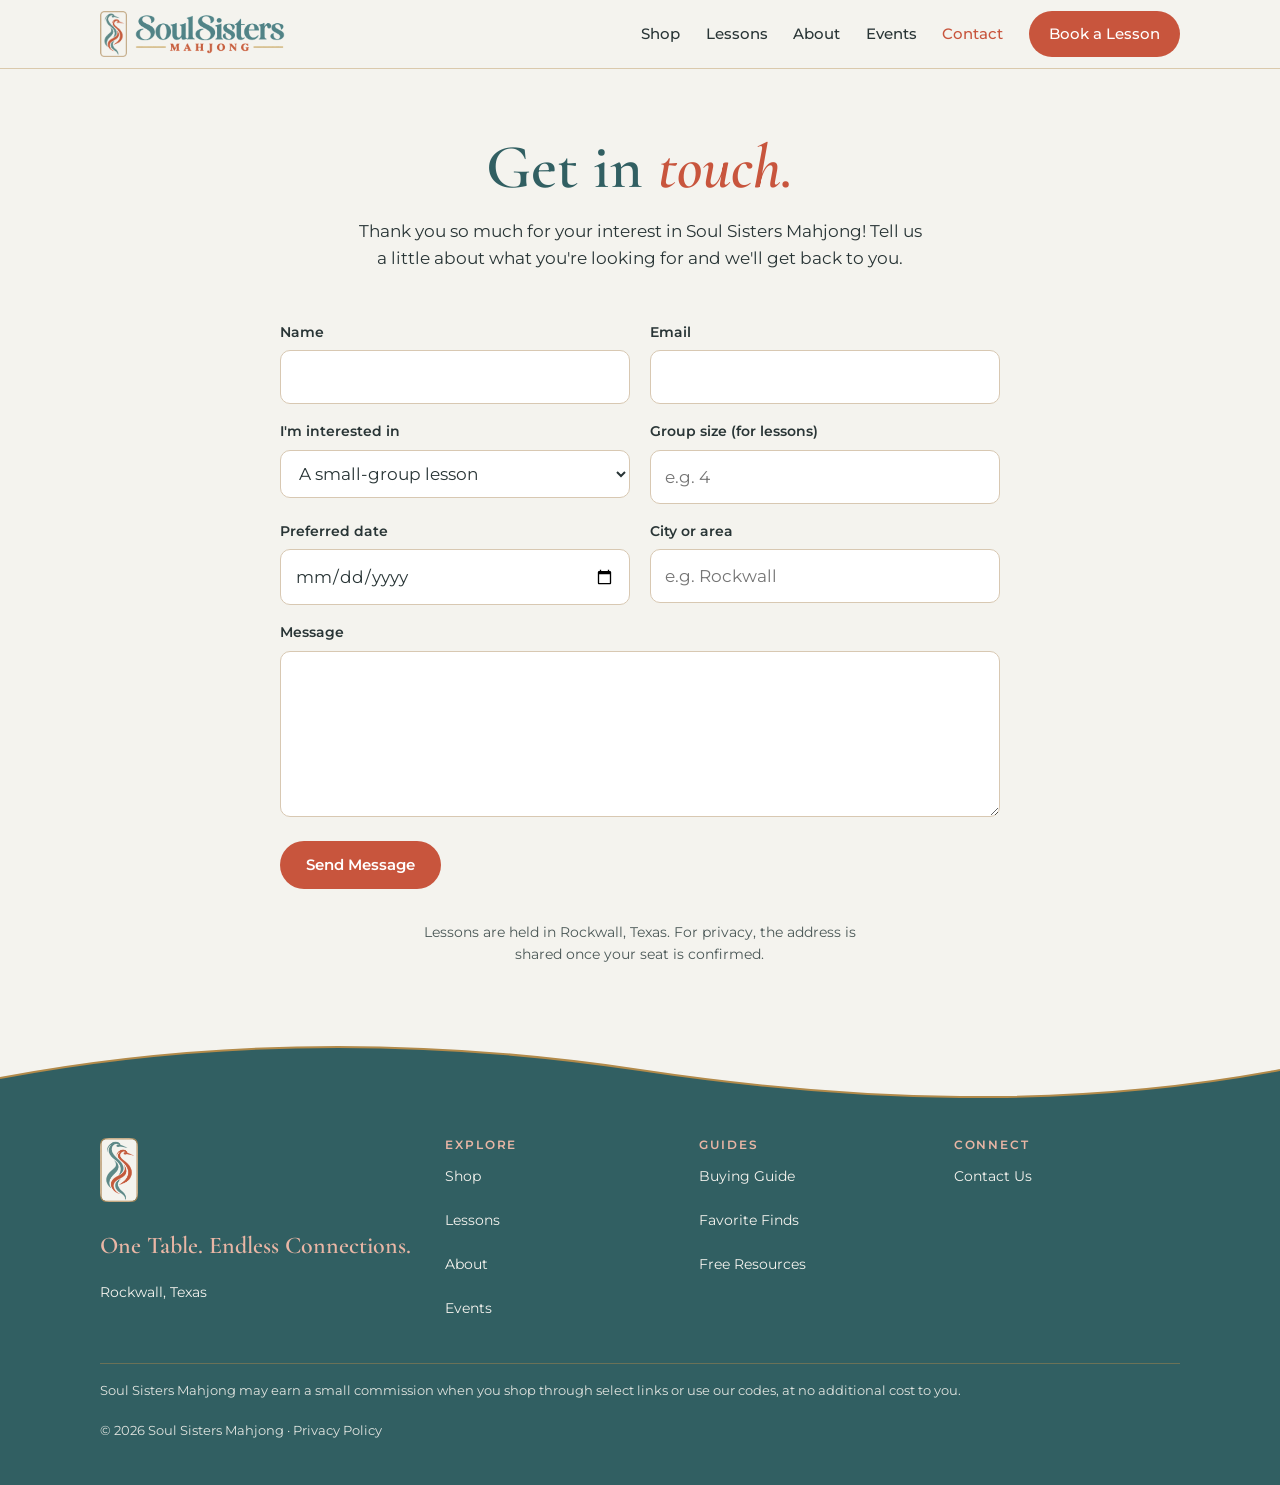
<file: contact.html>
<!DOCTYPE html>
<html lang="en">
<head>
<meta charset="utf-8">
<meta name="viewport" content="width=device-width, initial-scale=1">
<title>Contact | Soul Sisters Mahjong</title>
<meta name="description" content="Contact Soul Sisters Mahjong about lessons, products, or collaborations.">
<meta property="og:title" content="Contact | Soul Sisters Mahjong">
<meta property="og:description" content="Contact Soul Sisters Mahjong about lessons, products, or collaborations.">
<meta property="og:type" content="website">
<meta name="theme-color" content="#315F62">
<link rel="icon" type="image/png" href="assets/ssm-icon.png">
<link rel="preload" href="fonts/cormorant-garamond-latin-600-normal.woff2" as="font" type="font/woff2" crossorigin>
<link rel="stylesheet" href="css/style.css?v=58a6c75f">
</head>
<body>
<a class="skip" href="#main">Skip to content</a>
<header class="site-header">
  <div class="wrap bar">
    <a href="index.html" class="brand" aria-label="Soul Sisters Mahjong home">
      <img src="assets/ssm-icon.png" alt="" class="brand-icon" width="142" height="240">
      <img src="assets/ssm-wordmark.png" alt="Soul Sisters Mahjong" class="brand-word" width="900" height="241">
    </a>
    <button class="menu-btn" aria-expanded="false" aria-controls="site-nav" aria-label="Open menu"><span></span><span></span><span></span></button>
    <nav id="site-nav" class="site-nav" aria-label="Main">
      <ul>
        <li><a href="shop.html">Shop</a></li>
        <li><a href="lessons.html">Lessons</a></li>
        <li><a href="about.html">About</a></li>
        <li><a href="events.html">Events</a></li>
        <li><a href="contact.html" aria-current="page">Contact</a></li>
        <li><a href="contact.html" class="btn btn-primary" data-book>Book a Lesson</a></li>
      </ul>
    </nav>
  </div>
</header>
<main id="main">
<div class="wrap page-head">
  <h1>Get in <em>touch.</em></h1>
  <p class="lead">Thank you so much for your interest in Soul Sisters Mahjong! Tell us a little about what you're looking for and we'll get back to you.</p>
</div>

<section style="padding-top:1rem">
  <div class="wrap" style="max-width:760px">
    <form data-form novalidate>
      <div class="grid form-2">
        <div><label for="f-name">Name</label><input id="f-name" name="name" autocomplete="name" required></div>
        <div><label for="f-email">Email</label><input id="f-email" name="email" type="email" autocomplete="email" required></div>
      </div>
      <div class="grid form-2">
        <div><label for="f-topic">I'm interested in</label>
          <select id="f-topic" name="topic"><option>A small-group lesson</option><option>A hosted lesson at my home</option><option>Products and the collection</option><option>A collaboration or partnership</option><option>Something else</option></select></div>
        <div><label for="f-size">Group size (for lessons)</label><input id="f-size" name="size" inputmode="numeric" placeholder="e.g. 4"></div>
      </div>
      <div class="grid form-2">
        <div><label for="f-date">Preferred date</label><input id="f-date" name="date" type="date"></div>
        <div><label for="f-area">City or area</label><input id="f-area" name="area" autocomplete="address-level2" placeholder="e.g. Rockwall"></div>
      </div>
      <div><label for="f-msg">Message</label><textarea id="f-msg" name="message" rows="5"></textarea></div>
      <button type="submit" class="btn btn-primary">Send Message</button>
      <p class="form-msg" role="status"></p>
    </form>
    <p class="note" style="margin-top:2rem">Lessons are held in Rockwall, Texas. For privacy, the address is shared once your seat is confirmed. <a data-email hidden href="#">Email</a></p>
  </div>
</section>
</main>
<svg class="footer-wave" viewBox="0 0 1440 60" preserveAspectRatio="none" aria-hidden="true" focusable="false">
  <path d="M0 40c240-40 480-40 720-8s480 40 720 0v28H0z" fill="#315F62"/>
  <path d="M0 40c240-40 480-40 720-8s480 40 720 0" fill="none" stroke="#B28A4A" stroke-width="2"/>
</svg>
<footer class="site-footer">
  <div class="wrap">
    <div class="foot-grid">
      <div class="foot-brand">
        <span class="icon-chip"><img src="assets/ssm-icon.png" alt="" width="142" height="240"></span>
        <p class="foot-tagline">One Table. Endless Connections.</p>
        <p>Rockwall, Texas</p>
      </div>
      <div class="foot-col">
        <h2>Explore</h2>
        <ul><li><a href="shop.html">Shop</a></li><li><a href="lessons.html">Lessons</a></li><li><a href="about.html">About</a></li><li><a href="events.html">Events</a></li></ul>
      </div>
      <div class="foot-col">
        <h2>Guides</h2>
        <ul><li><a href="buying-guide.html">Buying Guide</a></li><li><a href="favorites.html">Favorite Finds</a></li><li><a href="resources.html">Free Resources</a></li></ul>
      </div>
      <div class="foot-col">
        <h2>Connect</h2>
        <ul><li><a href="contact.html">Contact Us</a></li><li><a data-email hidden href="#">Email</a></li><li><a data-social="instagram" hidden href="#">Instagram</a></li><li><a data-social="facebook" hidden href="#">Facebook</a></li></ul>
      </div>
    </div>
    <div class="fine">
      <p>Soul Sisters Mahjong may earn a small commission when you shop through select links or use our codes, at no additional cost to you.</p>
      <p>&copy; <span data-year>2026</span> Soul Sisters Mahjong &middot; <a href="privacy.html">Privacy Policy</a></p>
    </div>
  </div>
</footer>
<script src="js/site.js?v=58a6c75f"></script>
</body>
</html>
</file>
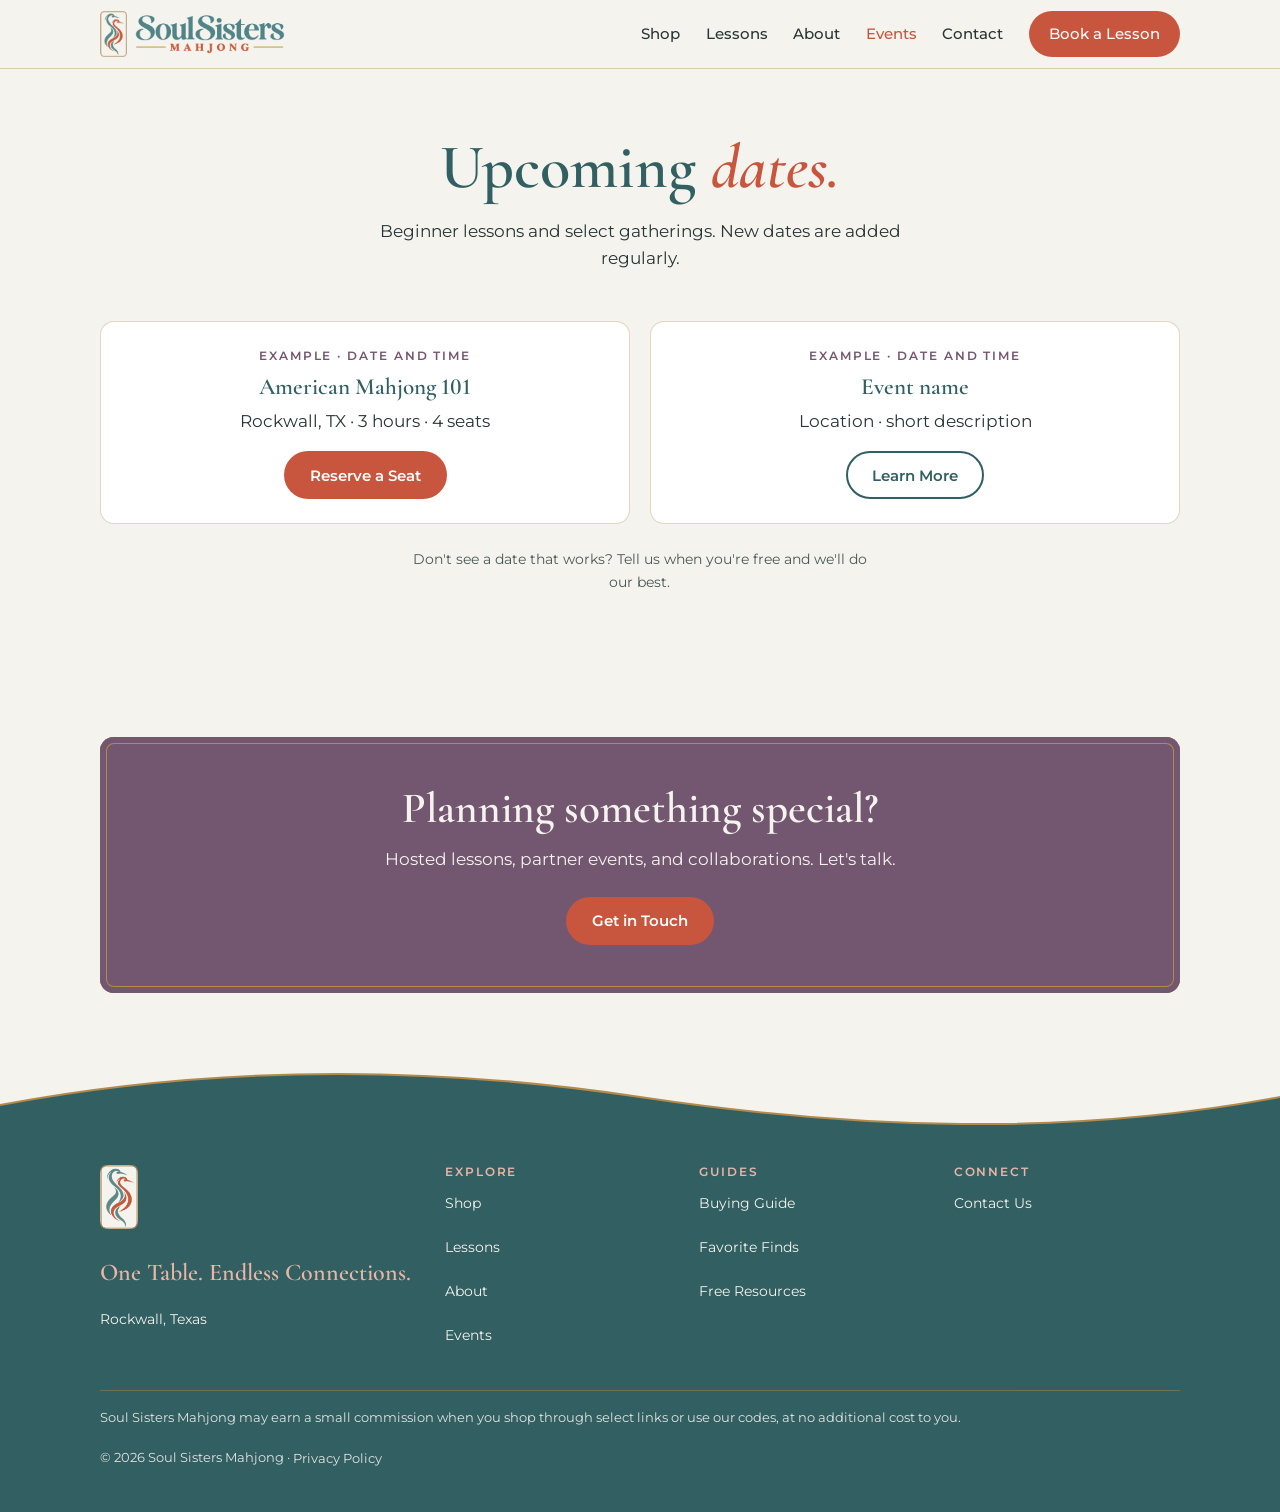
<file: events.html>
<!DOCTYPE html>
<html lang="en">
<head>
<meta charset="utf-8">
<meta name="viewport" content="width=device-width, initial-scale=1">
<title>Events | Soul Sisters Mahjong</title>
<meta name="description" content="Upcoming Soul Sisters Mahjong lessons and gatherings.">
<meta property="og:title" content="Events | Soul Sisters Mahjong">
<meta property="og:description" content="Upcoming Soul Sisters Mahjong lessons and gatherings.">
<meta property="og:type" content="website">
<meta name="theme-color" content="#315F62">
<link rel="icon" type="image/png" href="assets/ssm-icon.png">
<link rel="preload" href="fonts/cormorant-garamond-latin-600-normal.woff2" as="font" type="font/woff2" crossorigin>
<link rel="stylesheet" href="css/style.css?v=58a6c75f">
</head>
<body>
<a class="skip" href="#main">Skip to content</a>
<header class="site-header">
  <div class="wrap bar">
    <a href="index.html" class="brand" aria-label="Soul Sisters Mahjong home">
      <img src="assets/ssm-icon.png" alt="" class="brand-icon" width="142" height="240">
      <img src="assets/ssm-wordmark.png" alt="Soul Sisters Mahjong" class="brand-word" width="900" height="241">
    </a>
    <button class="menu-btn" aria-expanded="false" aria-controls="site-nav" aria-label="Open menu"><span></span><span></span><span></span></button>
    <nav id="site-nav" class="site-nav" aria-label="Main">
      <ul>
        <li><a href="shop.html">Shop</a></li>
        <li><a href="lessons.html">Lessons</a></li>
        <li><a href="about.html">About</a></li>
        <li><a href="events.html" aria-current="page">Events</a></li>
        <li><a href="contact.html">Contact</a></li>
        <li><a href="contact.html" class="btn btn-primary" data-book>Book a Lesson</a></li>
      </ul>
    </nav>
  </div>
</header>
<main id="main">
<div class="wrap page-head">
  <h1>Upcoming <em>dates.</em></h1>
  <p class="lead">Beginner lessons and select gatherings. New dates are added regularly.</p>
</div>

<section style="padding-top:1rem">
  <div class="wrap">
    <div class="grid grid-2">
      <article class="card">
        <span class="label">Example &middot; Date and time</span>
        <h3>American Mahjong 101</h3>
        <p>Rockwall, TX &middot; 3 hours &middot; 4 seats</p>
        <a href="contact.html" class="btn btn-primary" data-book>Reserve a Seat</a>
      </article>
      <article class="card">
        <span class="label">Example &middot; Date and time</span>
        <h3>Event name</h3>
        <p>Location &middot; short description</p>
        <a href="contact.html" class="btn btn-outline">Learn More</a>
      </article>
    </div>
    <p class="note" style="margin-top:1.5rem">Don't see a date that works? Tell us when you're free and we'll do our best.</p>
  </div>
</section>

<section>
  <div class="wrap">
    <div class="banner">
      <h2>Planning something special?</h2>
      <p>Hosted lessons, partner events, and collaborations. Let's talk.</p>
      <div class="btn-row" style="justify-content:center"><a href="contact.html" class="btn btn-primary">Get in Touch</a></div>
    </div>
  </div>
</section>
</main>
<svg class="footer-wave" viewBox="0 0 1440 60" preserveAspectRatio="none" aria-hidden="true" focusable="false">
  <path d="M0 40c240-40 480-40 720-8s480 40 720 0v28H0z" fill="#315F62"/>
  <path d="M0 40c240-40 480-40 720-8s480 40 720 0" fill="none" stroke="#B28A4A" stroke-width="2"/>
</svg>
<footer class="site-footer">
  <div class="wrap">
    <div class="foot-grid">
      <div class="foot-brand">
        <span class="icon-chip"><img src="assets/ssm-icon.png" alt="" width="142" height="240"></span>
        <p class="foot-tagline">One Table. Endless Connections.</p>
        <p>Rockwall, Texas</p>
      </div>
      <div class="foot-col">
        <h2>Explore</h2>
        <ul><li><a href="shop.html">Shop</a></li><li><a href="lessons.html">Lessons</a></li><li><a href="about.html">About</a></li><li><a href="events.html">Events</a></li></ul>
      </div>
      <div class="foot-col">
        <h2>Guides</h2>
        <ul><li><a href="buying-guide.html">Buying Guide</a></li><li><a href="favorites.html">Favorite Finds</a></li><li><a href="resources.html">Free Resources</a></li></ul>
      </div>
      <div class="foot-col">
        <h2>Connect</h2>
        <ul><li><a href="contact.html">Contact Us</a></li><li><a data-email hidden href="#">Email</a></li><li><a data-social="instagram" hidden href="#">Instagram</a></li><li><a data-social="facebook" hidden href="#">Facebook</a></li></ul>
      </div>
    </div>
    <div class="fine">
      <p>Soul Sisters Mahjong may earn a small commission when you shop through select links or use our codes, at no additional cost to you.</p>
      <p>&copy; <span data-year>2026</span> Soul Sisters Mahjong &middot; <a href="privacy.html">Privacy Policy</a></p>
    </div>
  </div>
</footer>
<script src="js/site.js?v=58a6c75f"></script>
</body>
</html>
</file>
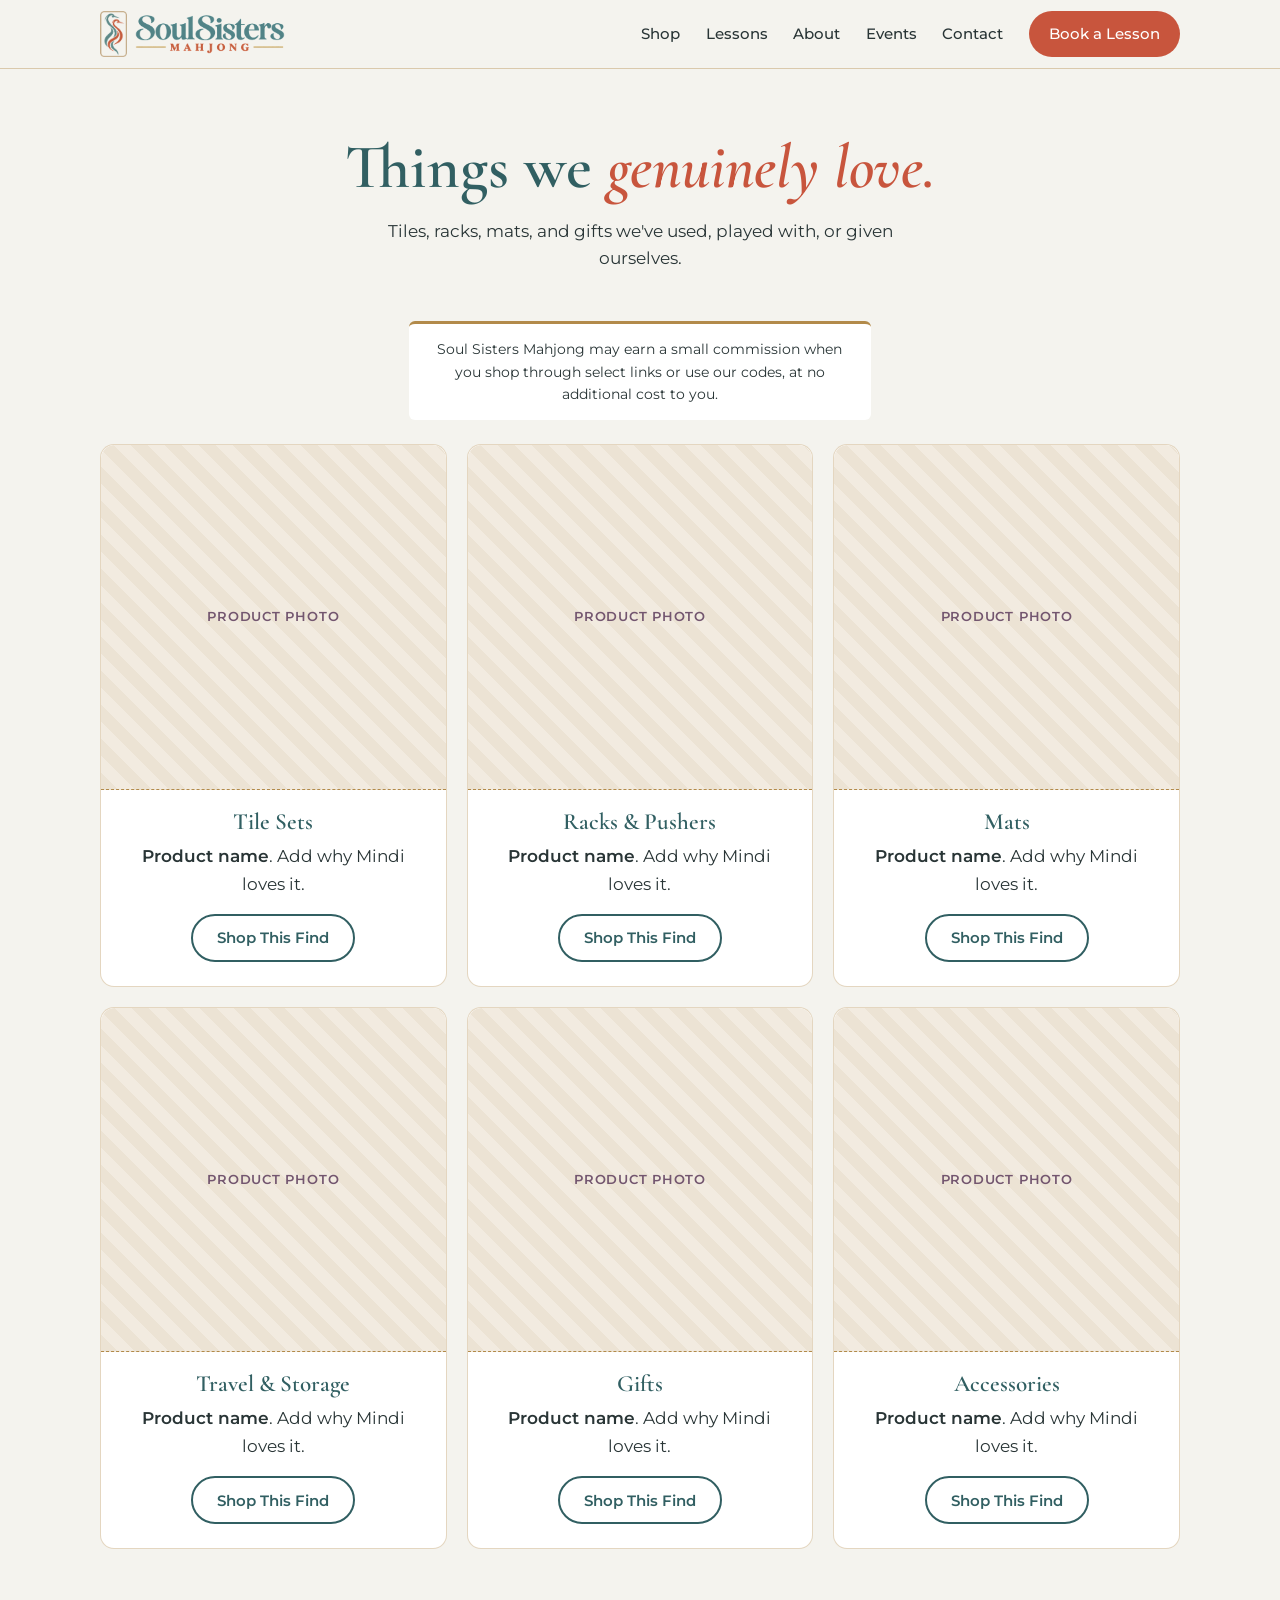
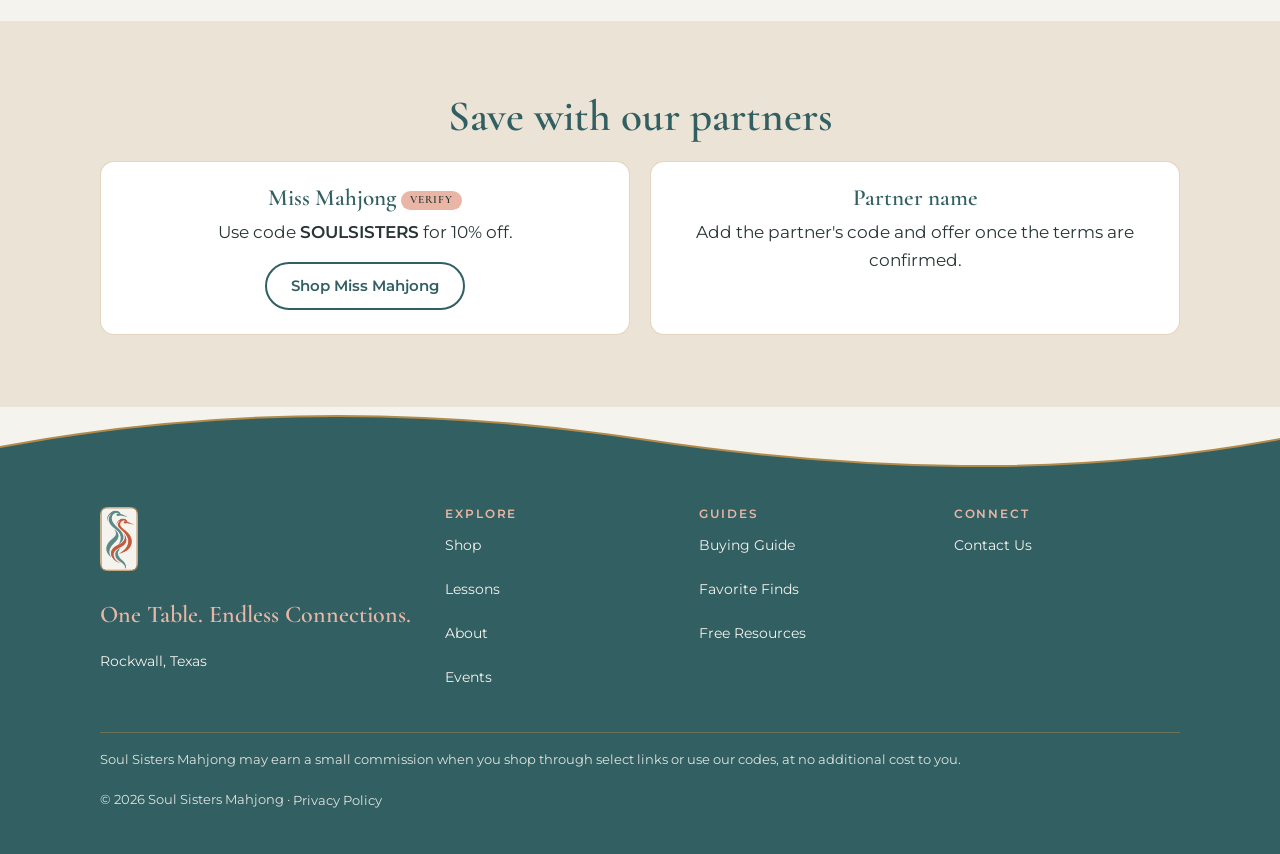
<file: favorites.html>
<!DOCTYPE html>
<html lang="en">
<head>
<meta charset="utf-8">
<meta name="viewport" content="width=device-width, initial-scale=1">
<title>Favorite Finds | Soul Sisters Mahjong</title>
<meta name="description" content="Mahjong tiles, racks, mats, and gifts Soul Sisters Mahjong genuinely loves.">
<meta property="og:title" content="Favorite Finds | Soul Sisters Mahjong">
<meta property="og:description" content="Mahjong tiles, racks, mats, and gifts Soul Sisters Mahjong genuinely loves.">
<meta property="og:type" content="website">
<meta name="theme-color" content="#315F62">
<link rel="icon" type="image/png" href="assets/ssm-icon.png">
<link rel="preload" href="fonts/cormorant-garamond-latin-600-normal.woff2" as="font" type="font/woff2" crossorigin>
<link rel="stylesheet" href="css/style.css?v=58a6c75f">
</head>
<body>
<a class="skip" href="#main">Skip to content</a>
<header class="site-header">
  <div class="wrap bar">
    <a href="index.html" class="brand" aria-label="Soul Sisters Mahjong home">
      <img src="assets/ssm-icon.png" alt="" class="brand-icon" width="142" height="240">
      <img src="assets/ssm-wordmark.png" alt="Soul Sisters Mahjong" class="brand-word" width="900" height="241">
    </a>
    <button class="menu-btn" aria-expanded="false" aria-controls="site-nav" aria-label="Open menu"><span></span><span></span><span></span></button>
    <nav id="site-nav" class="site-nav" aria-label="Main">
      <ul>
        <li><a href="shop.html">Shop</a></li>
        <li><a href="lessons.html">Lessons</a></li>
        <li><a href="about.html">About</a></li>
        <li><a href="events.html">Events</a></li>
        <li><a href="contact.html">Contact</a></li>
        <li><a href="contact.html" class="btn btn-primary" data-book>Book a Lesson</a></li>
      </ul>
    </nav>
  </div>
</header>
<main id="main">
<div class="wrap page-head">
  <h1>Things we <em>genuinely love.</em></h1>
  <p class="lead">Tiles, racks, mats, and gifts we've used, played with, or given ourselves.</p>
</div>

<section style="padding-top:1rem">
  <div class="wrap">
    <p class="disclosure">Soul Sisters Mahjong may earn a small commission when you shop through select links or use our codes, at no additional cost to you.</p>
    <div class="grid grid-3" style="margin-top:1.5rem">
      <article class="card product">
          <div class="ph square">Product photo</div>
          <h3>Tile Sets</h3>
          <p><strong>Product name</strong>. Add why Mindi loves it.</p>
          <a href="#" class="btn btn-outline">Shop This Find</a>
        </article>
      <article class="card product">
          <div class="ph square">Product photo</div>
          <h3>Racks &amp; Pushers</h3>
          <p><strong>Product name</strong>. Add why Mindi loves it.</p>
          <a href="#" class="btn btn-outline">Shop This Find</a>
        </article>
      <article class="card product">
          <div class="ph square">Product photo</div>
          <h3>Mats</h3>
          <p><strong>Product name</strong>. Add why Mindi loves it.</p>
          <a href="#" class="btn btn-outline">Shop This Find</a>
        </article>
      <article class="card product">
          <div class="ph square">Product photo</div>
          <h3>Travel &amp; Storage</h3>
          <p><strong>Product name</strong>. Add why Mindi loves it.</p>
          <a href="#" class="btn btn-outline">Shop This Find</a>
        </article>
      <article class="card product">
          <div class="ph square">Product photo</div>
          <h3>Gifts</h3>
          <p><strong>Product name</strong>. Add why Mindi loves it.</p>
          <a href="#" class="btn btn-outline">Shop This Find</a>
        </article>
      <article class="card product">
          <div class="ph square">Product photo</div>
          <h3>Accessories</h3>
          <p><strong>Product name</strong>. Add why Mindi loves it.</p>
          <a href="#" class="btn btn-outline">Shop This Find</a>
        </article>
    </div>
  </div>
</section>

<section class="band-sand">
  <div class="wrap">
    <h2>Save with our partners</h2>
    <div class="grid grid-2" style="margin-top:1.25rem">
      <div class="card"><h3>Miss Mahjong <span class="tag">Verify</span></h3><p>Use code <strong>SOULSISTERS</strong> for 10% off.</p><a href="#" class="btn btn-outline">Shop Miss Mahjong</a></div>
      <div class="card"><h3>Partner name</h3><p>Add the partner's code and offer once the terms are confirmed.</p></div>
    </div>
  </div>
</section>
</main>
<svg class="footer-wave" viewBox="0 0 1440 60" preserveAspectRatio="none" aria-hidden="true" focusable="false">
  <path d="M0 40c240-40 480-40 720-8s480 40 720 0v28H0z" fill="#315F62"/>
  <path d="M0 40c240-40 480-40 720-8s480 40 720 0" fill="none" stroke="#B28A4A" stroke-width="2"/>
</svg>
<footer class="site-footer">
  <div class="wrap">
    <div class="foot-grid">
      <div class="foot-brand">
        <span class="icon-chip"><img src="assets/ssm-icon.png" alt="" width="142" height="240"></span>
        <p class="foot-tagline">One Table. Endless Connections.</p>
        <p>Rockwall, Texas</p>
      </div>
      <div class="foot-col">
        <h2>Explore</h2>
        <ul><li><a href="shop.html">Shop</a></li><li><a href="lessons.html">Lessons</a></li><li><a href="about.html">About</a></li><li><a href="events.html">Events</a></li></ul>
      </div>
      <div class="foot-col">
        <h2>Guides</h2>
        <ul><li><a href="buying-guide.html">Buying Guide</a></li><li><a href="favorites.html">Favorite Finds</a></li><li><a href="resources.html">Free Resources</a></li></ul>
      </div>
      <div class="foot-col">
        <h2>Connect</h2>
        <ul><li><a href="contact.html">Contact Us</a></li><li><a data-email hidden href="#">Email</a></li><li><a data-social="instagram" hidden href="#">Instagram</a></li><li><a data-social="facebook" hidden href="#">Facebook</a></li></ul>
      </div>
    </div>
    <div class="fine">
      <p>Soul Sisters Mahjong may earn a small commission when you shop through select links or use our codes, at no additional cost to you.</p>
      <p>&copy; <span data-year>2026</span> Soul Sisters Mahjong &middot; <a href="privacy.html">Privacy Policy</a></p>
    </div>
  </div>
</footer>
<script src="js/site.js?v=58a6c75f"></script>
</body>
</html>
</file>
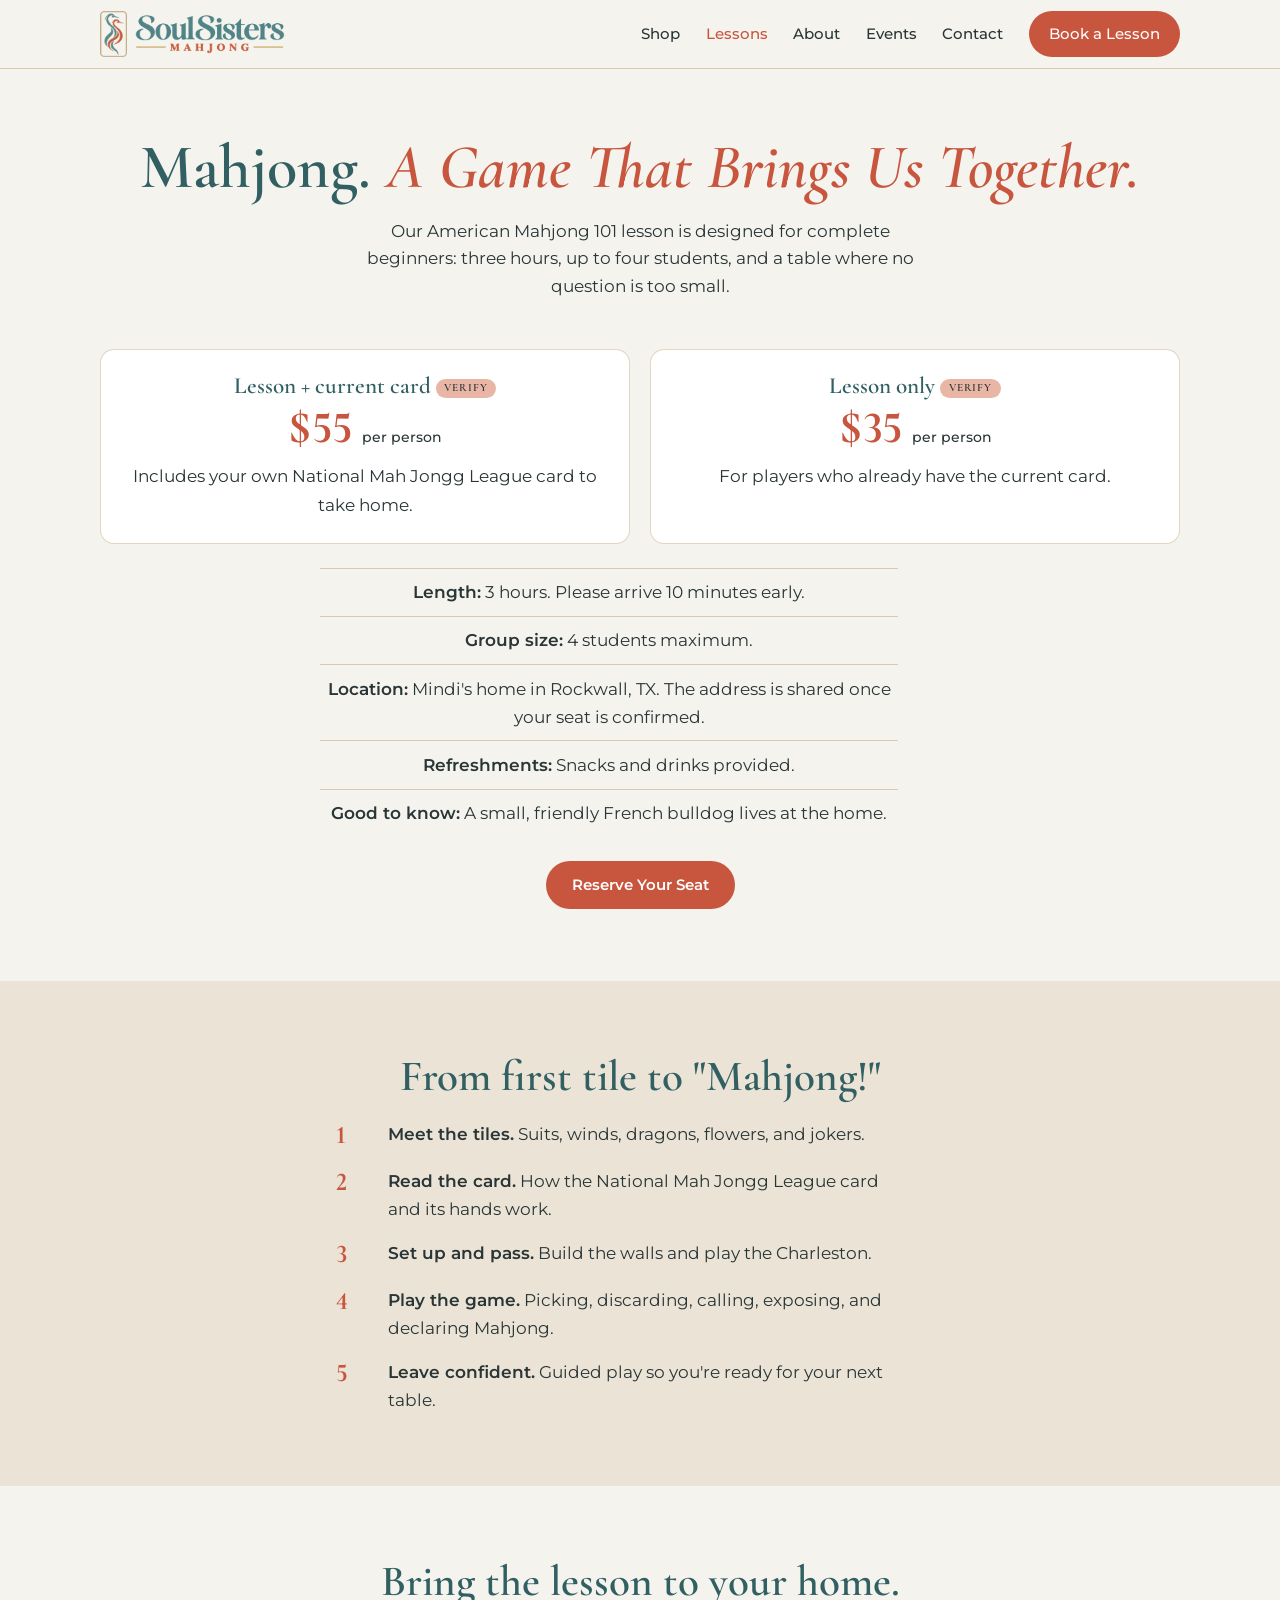
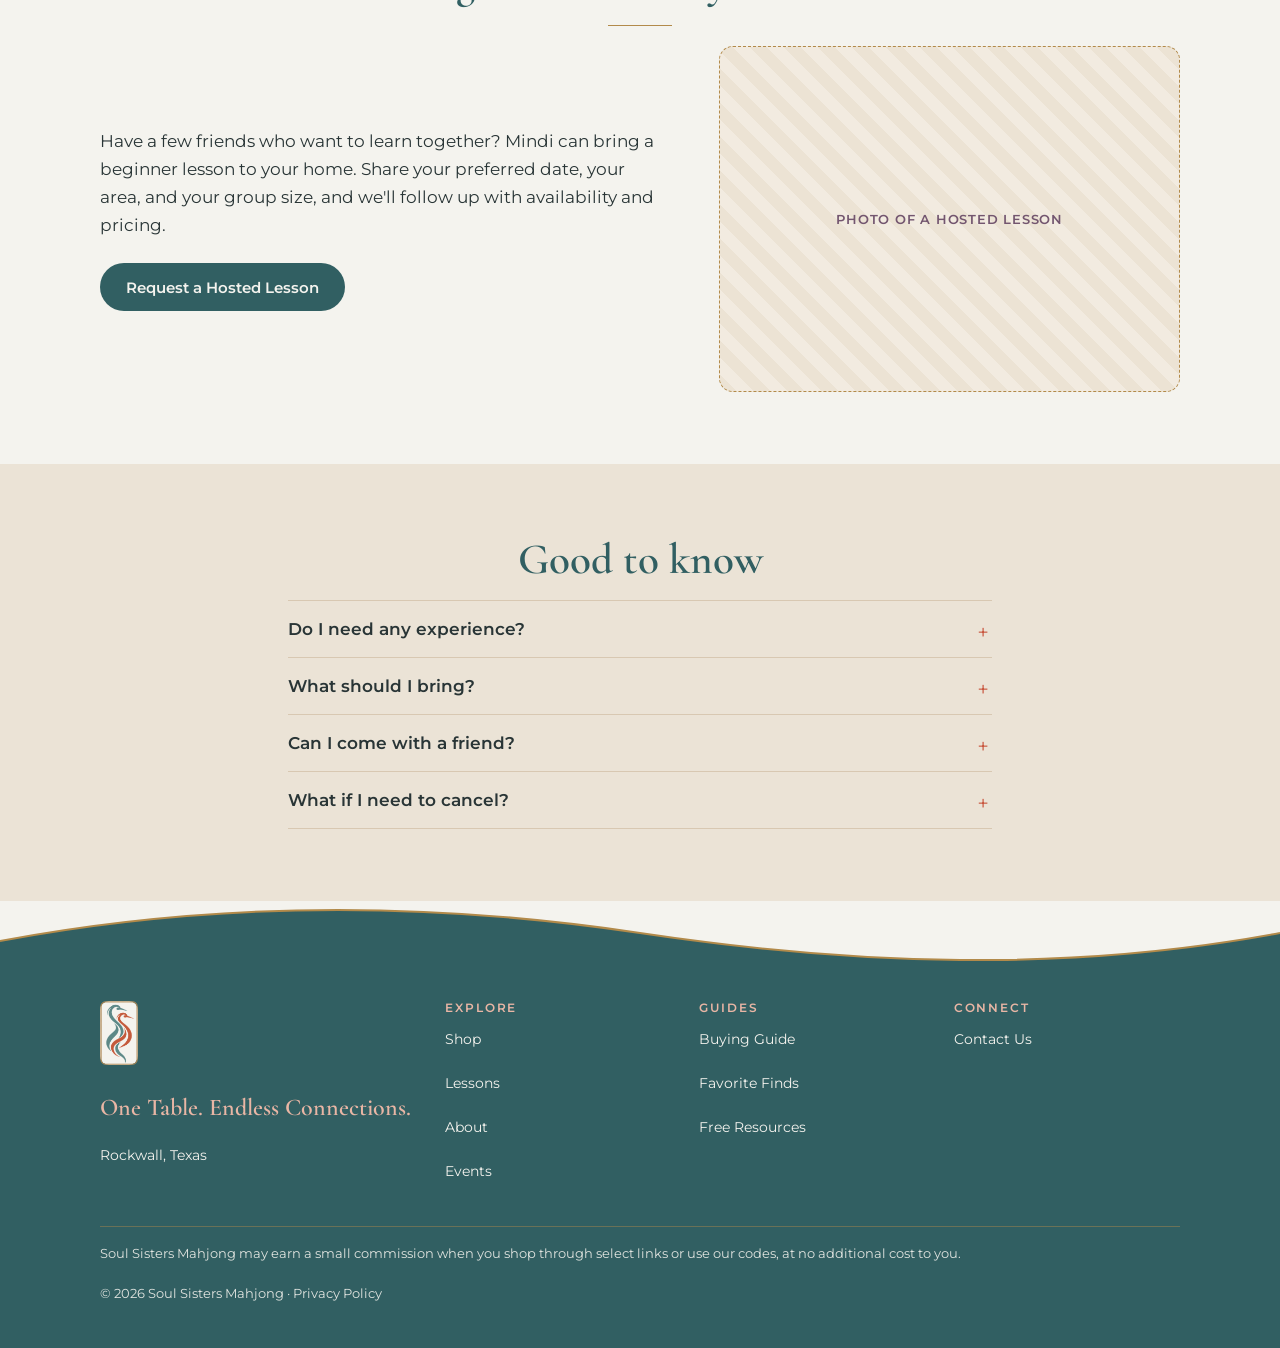
<file: lessons.html>
<!DOCTYPE html>
<html lang="en">
<head>
<meta charset="utf-8">
<meta name="viewport" content="width=device-width, initial-scale=1">
<title>Lessons | Soul Sisters Mahjong</title>
<meta name="description" content="Beginner American Mahjong lessons in Rockwall, Texas. Three hours, up to four students, and a welcoming table.">
<meta property="og:title" content="Lessons | Soul Sisters Mahjong">
<meta property="og:description" content="Beginner American Mahjong lessons in Rockwall, Texas. Three hours, up to four students, and a welcoming table.">
<meta property="og:type" content="website">
<meta name="theme-color" content="#315F62">
<link rel="icon" type="image/png" href="assets/ssm-icon.png">
<link rel="preload" href="fonts/cormorant-garamond-latin-600-normal.woff2" as="font" type="font/woff2" crossorigin>
<link rel="stylesheet" href="css/style.css?v=58a6c75f">
</head>
<body>
<a class="skip" href="#main">Skip to content</a>
<header class="site-header">
  <div class="wrap bar">
    <a href="index.html" class="brand" aria-label="Soul Sisters Mahjong home">
      <img src="assets/ssm-icon.png" alt="" class="brand-icon" width="142" height="240">
      <img src="assets/ssm-wordmark.png" alt="Soul Sisters Mahjong" class="brand-word" width="900" height="241">
    </a>
    <button class="menu-btn" aria-expanded="false" aria-controls="site-nav" aria-label="Open menu"><span></span><span></span><span></span></button>
    <nav id="site-nav" class="site-nav" aria-label="Main">
      <ul>
        <li><a href="shop.html">Shop</a></li>
        <li><a href="lessons.html" aria-current="page">Lessons</a></li>
        <li><a href="about.html">About</a></li>
        <li><a href="events.html">Events</a></li>
        <li><a href="contact.html">Contact</a></li>
        <li><a href="contact.html" class="btn btn-primary" data-book>Book a Lesson</a></li>
      </ul>
    </nav>
  </div>
</header>
<main id="main">
<div class="wrap page-head">
  <h1>Mahjong. <em>A Game That Brings Us Together.</em></h1>
  <p class="lead">Our American Mahjong 101 lesson is designed for complete beginners: three hours, up to four students, and a table where no question is too small.</p>
</div>

<section style="padding-top:1rem">
  <div class="wrap">
    <div class="grid grid-2">
      <div class="card">
        <h3>Lesson + current card <span class="tag">Verify</span></h3>
        <p class="big-price">$55 <small>per person</small></p>
        <p style="margin-top:.75rem">Includes your own National Mah Jongg League card to take home.</p>
      </div>
      <div class="card">
        <h3>Lesson only <span class="tag">Verify</span></h3>
        <p class="big-price">$35 <small>per person</small></p>
        <p style="margin-top:.75rem">For players who already have the current card.</p>
      </div>
    </div>
    <ul class="facts" style="margin-top:1.5rem">
      <li><strong>Length:</strong> 3 hours. Please arrive 10 minutes early.</li>
      <li><strong>Group size:</strong> 4 students maximum.</li>
      <li><strong>Location:</strong> Mindi's home in Rockwall, TX. The address is shared once your seat is confirmed.</li>
      <li><strong>Refreshments:</strong> Snacks and drinks provided.</li>
      <li><strong>Good to know:</strong> A small, friendly French bulldog lives at the home.</li>
    </ul>
    <div class="btn-row"><a href="contact.html" class="btn btn-primary" data-book>Reserve Your Seat</a></div>
  </div>
</section>

<section class="band-sand">
  <div class="wrap">
    <h2>From first tile to "Mahjong!"</h2>
    <ol class="steps">
      <li><div><strong>Meet the tiles.</strong> Suits, winds, dragons, flowers, and jokers.</div></li>
      <li><div><strong>Read the card.</strong> How the National Mah Jongg League card and its hands work.</div></li>
      <li><div><strong>Set up and pass.</strong> Build the walls and play the Charleston.</div></li>
      <li><div><strong>Play the game.</strong> Picking, discarding, calling, exposing, and declaring Mahjong.</div></li>
      <li><div><strong>Leave confident.</strong> Guided play so you're ready for your next table.</div></li>
    </ol>
  </div>
</section>

<section id="hosted">
  <div class="wrap">
    <h2>Bring the lesson to your home.</h2>
    <hr class="rule">
  </div>
  <div class="wrap split">
    <div>
      <p>Have a few friends who want to learn together? Mindi can bring a beginner lesson to your home. Share your preferred date, your area, and your group size, and we'll follow up with availability and pricing.</p>
      <div class="btn-row"><a href="contact.html" class="btn btn-dark">Request a Hosted Lesson</a></div>
    </div>
    <div class="ph ">Photo of a hosted lesson</div>
  </div>
</section>

<section class="band-sand">
  <div class="wrap">
    <h2>Good to know</h2>
    <div style="margin-top:1rem">
      <details><summary>Do I need any experience?</summary><p>None at all. The lesson starts from the very beginning, and nobody is expected to memorize the card on day one.</p></details>
      <details><summary>What should I bring?</summary><p>Just yourself. Tiles, racks, and snacks are provided. If you already own the current NMJL card, bring it along.</p></details>
      <details><summary>Can I come with a friend?</summary><p>Absolutely. Book seats together, or gather three friends and fill the whole table.</p></details>
      <details><summary>What if I need to cancel?</summary><p>Add your cancellation policy here.</p></details>
    </div>
  </div>
</section>
</main>
<svg class="footer-wave" viewBox="0 0 1440 60" preserveAspectRatio="none" aria-hidden="true" focusable="false">
  <path d="M0 40c240-40 480-40 720-8s480 40 720 0v28H0z" fill="#315F62"/>
  <path d="M0 40c240-40 480-40 720-8s480 40 720 0" fill="none" stroke="#B28A4A" stroke-width="2"/>
</svg>
<footer class="site-footer">
  <div class="wrap">
    <div class="foot-grid">
      <div class="foot-brand">
        <span class="icon-chip"><img src="assets/ssm-icon.png" alt="" width="142" height="240"></span>
        <p class="foot-tagline">One Table. Endless Connections.</p>
        <p>Rockwall, Texas</p>
      </div>
      <div class="foot-col">
        <h2>Explore</h2>
        <ul><li><a href="shop.html">Shop</a></li><li><a href="lessons.html">Lessons</a></li><li><a href="about.html">About</a></li><li><a href="events.html">Events</a></li></ul>
      </div>
      <div class="foot-col">
        <h2>Guides</h2>
        <ul><li><a href="buying-guide.html">Buying Guide</a></li><li><a href="favorites.html">Favorite Finds</a></li><li><a href="resources.html">Free Resources</a></li></ul>
      </div>
      <div class="foot-col">
        <h2>Connect</h2>
        <ul><li><a href="contact.html">Contact Us</a></li><li><a data-email hidden href="#">Email</a></li><li><a data-social="instagram" hidden href="#">Instagram</a></li><li><a data-social="facebook" hidden href="#">Facebook</a></li></ul>
      </div>
    </div>
    <div class="fine">
      <p>Soul Sisters Mahjong may earn a small commission when you shop through select links or use our codes, at no additional cost to you.</p>
      <p>&copy; <span data-year>2026</span> Soul Sisters Mahjong &middot; <a href="privacy.html">Privacy Policy</a></p>
    </div>
  </div>
</footer>
<script src="js/site.js?v=58a6c75f"></script>
</body>
</html>
</file>
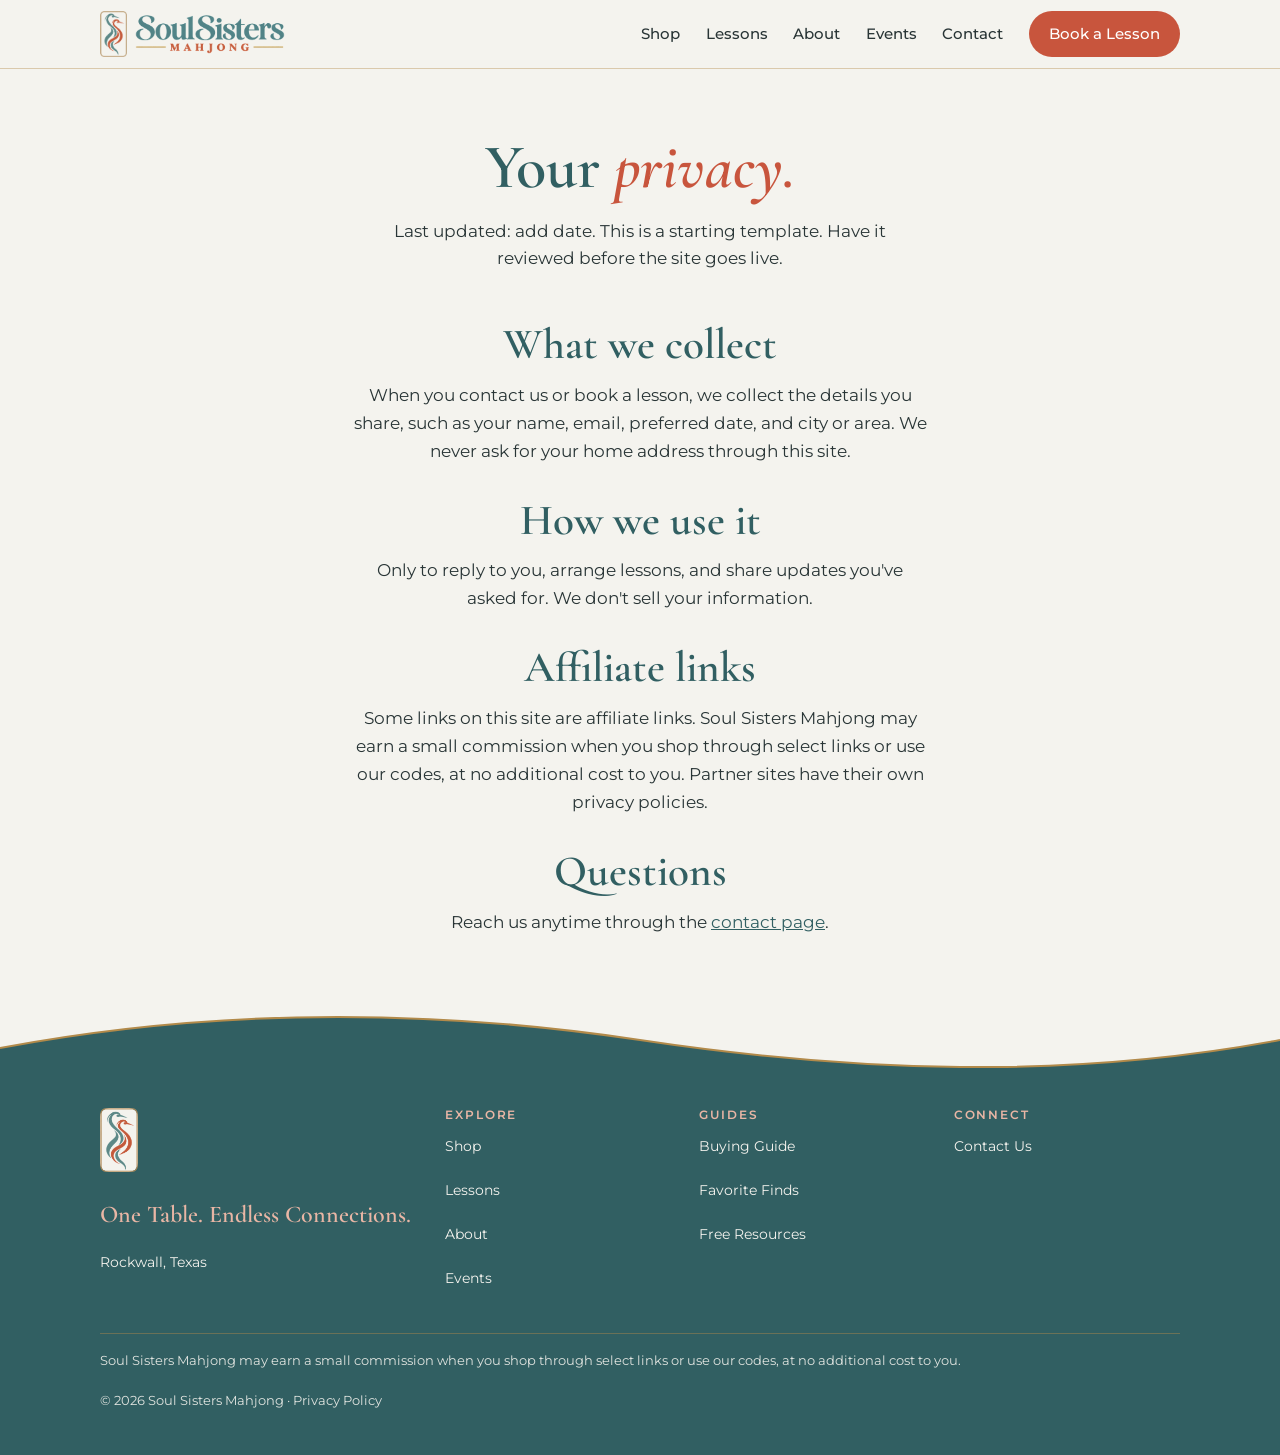
<file: privacy.html>
<!DOCTYPE html>
<html lang="en">
<head>
<meta charset="utf-8">
<meta name="viewport" content="width=device-width, initial-scale=1">
<title>Privacy Policy | Soul Sisters Mahjong</title>
<meta name="description" content="How Soul Sisters Mahjong handles your information.">
<meta property="og:title" content="Privacy Policy | Soul Sisters Mahjong">
<meta property="og:description" content="How Soul Sisters Mahjong handles your information.">
<meta property="og:type" content="website">
<meta name="theme-color" content="#315F62">
<link rel="icon" type="image/png" href="assets/ssm-icon.png">
<link rel="preload" href="fonts/cormorant-garamond-latin-600-normal.woff2" as="font" type="font/woff2" crossorigin>
<link rel="stylesheet" href="css/style.css?v=58a6c75f">
</head>
<body>
<a class="skip" href="#main">Skip to content</a>
<header class="site-header">
  <div class="wrap bar">
    <a href="index.html" class="brand" aria-label="Soul Sisters Mahjong home">
      <img src="assets/ssm-icon.png" alt="" class="brand-icon" width="142" height="240">
      <img src="assets/ssm-wordmark.png" alt="Soul Sisters Mahjong" class="brand-word" width="900" height="241">
    </a>
    <button class="menu-btn" aria-expanded="false" aria-controls="site-nav" aria-label="Open menu"><span></span><span></span><span></span></button>
    <nav id="site-nav" class="site-nav" aria-label="Main">
      <ul>
        <li><a href="shop.html">Shop</a></li>
        <li><a href="lessons.html">Lessons</a></li>
        <li><a href="about.html">About</a></li>
        <li><a href="events.html">Events</a></li>
        <li><a href="contact.html">Contact</a></li>
        <li><a href="contact.html" class="btn btn-primary" data-book>Book a Lesson</a></li>
      </ul>
    </nav>
  </div>
</header>
<main id="main">
<div class="wrap page-head">
  <h1>Your <em>privacy.</em></h1>
  <p class="lead">Last updated: add date. This is a starting template. Have it reviewed before the site goes live.</p>
</div>

<section style="padding-top:1rem">
  <div class="wrap prose">
    <h2>What we collect</h2>
    <p>When you contact us or book a lesson, we collect the details you share, such as your name, email, preferred date, and city or area. We never ask for your home address through this site.</p>
    <h2 style="margin-top:2rem">How we use it</h2>
    <p>Only to reply to you, arrange lessons, and share updates you've asked for. We don't sell your information.</p>
    <h2 style="margin-top:2rem">Affiliate links</h2>
    <p>Some links on this site are affiliate links. Soul Sisters Mahjong may earn a small commission when you shop through select links or use our codes, at no additional cost to you. Partner sites have their own privacy policies.</p>
    <h2 style="margin-top:2rem">Questions</h2>
    <p>Reach us anytime through the <a href="contact.html">contact page</a>.</p>
  </div>
</section>
</main>
<svg class="footer-wave" viewBox="0 0 1440 60" preserveAspectRatio="none" aria-hidden="true" focusable="false">
  <path d="M0 40c240-40 480-40 720-8s480 40 720 0v28H0z" fill="#315F62"/>
  <path d="M0 40c240-40 480-40 720-8s480 40 720 0" fill="none" stroke="#B28A4A" stroke-width="2"/>
</svg>
<footer class="site-footer">
  <div class="wrap">
    <div class="foot-grid">
      <div class="foot-brand">
        <span class="icon-chip"><img src="assets/ssm-icon.png" alt="" width="142" height="240"></span>
        <p class="foot-tagline">One Table. Endless Connections.</p>
        <p>Rockwall, Texas</p>
      </div>
      <div class="foot-col">
        <h2>Explore</h2>
        <ul><li><a href="shop.html">Shop</a></li><li><a href="lessons.html">Lessons</a></li><li><a href="about.html">About</a></li><li><a href="events.html">Events</a></li></ul>
      </div>
      <div class="foot-col">
        <h2>Guides</h2>
        <ul><li><a href="buying-guide.html">Buying Guide</a></li><li><a href="favorites.html">Favorite Finds</a></li><li><a href="resources.html">Free Resources</a></li></ul>
      </div>
      <div class="foot-col">
        <h2>Connect</h2>
        <ul><li><a href="contact.html">Contact Us</a></li><li><a data-email hidden href="#">Email</a></li><li><a data-social="instagram" hidden href="#">Instagram</a></li><li><a data-social="facebook" hidden href="#">Facebook</a></li></ul>
      </div>
    </div>
    <div class="fine">
      <p>Soul Sisters Mahjong may earn a small commission when you shop through select links or use our codes, at no additional cost to you.</p>
      <p>&copy; <span data-year>2026</span> Soul Sisters Mahjong &middot; <a href="privacy.html">Privacy Policy</a></p>
    </div>
  </div>
</footer>
<script src="js/site.js?v=58a6c75f"></script>
</body>
</html>
</file>
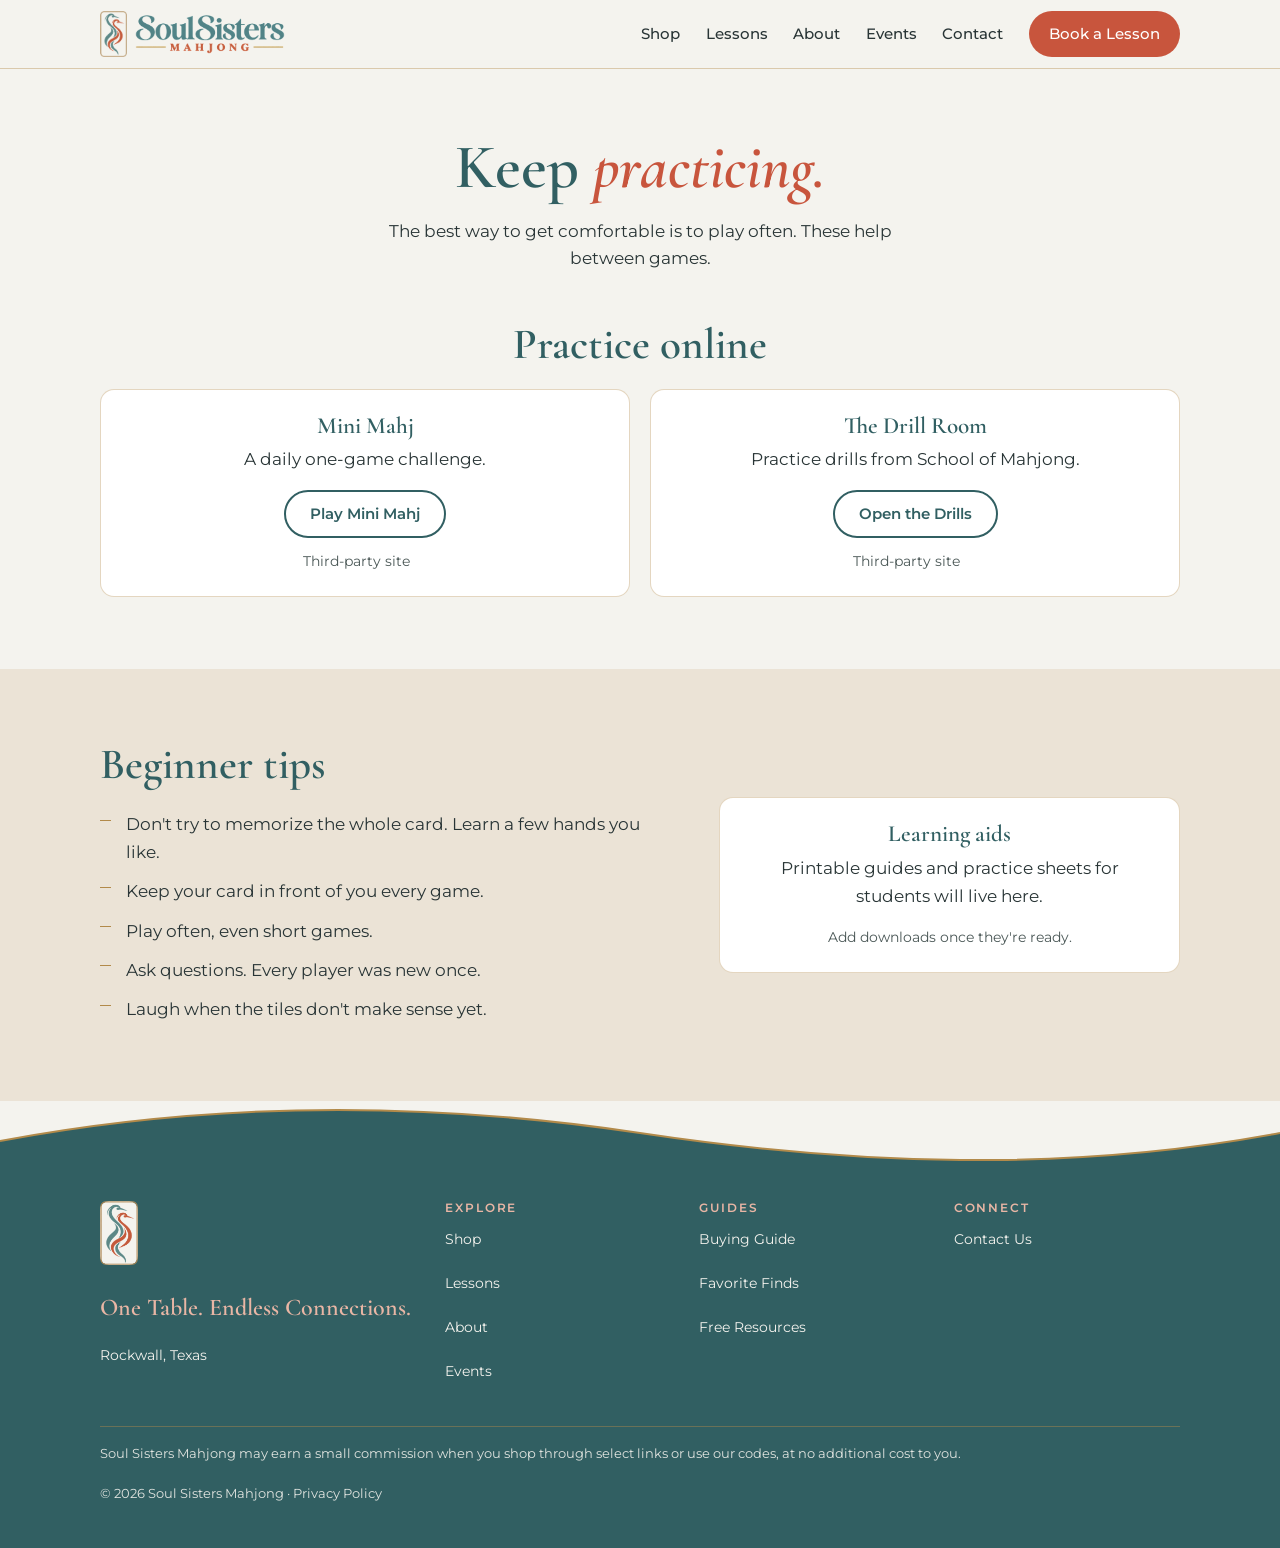
<file: resources.html>
<!DOCTYPE html>
<html lang="en">
<head>
<meta charset="utf-8">
<meta name="viewport" content="width=device-width, initial-scale=1">
<title>Free Resources | Soul Sisters Mahjong</title>
<meta name="description" content="Free mahjong practice games, beginner tips, and learning aids.">
<meta property="og:title" content="Free Resources | Soul Sisters Mahjong">
<meta property="og:description" content="Free mahjong practice games, beginner tips, and learning aids.">
<meta property="og:type" content="website">
<meta name="theme-color" content="#315F62">
<link rel="icon" type="image/png" href="assets/ssm-icon.png">
<link rel="preload" href="fonts/cormorant-garamond-latin-600-normal.woff2" as="font" type="font/woff2" crossorigin>
<link rel="stylesheet" href="css/style.css?v=58a6c75f">
</head>
<body>
<a class="skip" href="#main">Skip to content</a>
<header class="site-header">
  <div class="wrap bar">
    <a href="index.html" class="brand" aria-label="Soul Sisters Mahjong home">
      <img src="assets/ssm-icon.png" alt="" class="brand-icon" width="142" height="240">
      <img src="assets/ssm-wordmark.png" alt="Soul Sisters Mahjong" class="brand-word" width="900" height="241">
    </a>
    <button class="menu-btn" aria-expanded="false" aria-controls="site-nav" aria-label="Open menu"><span></span><span></span><span></span></button>
    <nav id="site-nav" class="site-nav" aria-label="Main">
      <ul>
        <li><a href="shop.html">Shop</a></li>
        <li><a href="lessons.html">Lessons</a></li>
        <li><a href="about.html">About</a></li>
        <li><a href="events.html">Events</a></li>
        <li><a href="contact.html">Contact</a></li>
        <li><a href="contact.html" class="btn btn-primary" data-book>Book a Lesson</a></li>
      </ul>
    </nav>
  </div>
</header>
<main id="main">
<div class="wrap page-head">
  <h1>Keep <em>practicing.</em></h1>
  <p class="lead">The best way to get comfortable is to play often. These help between games.</p>
</div>

<section style="padding-top:1rem">
  <div class="wrap">
    <h2>Practice online</h2>
    <div class="grid grid-2" style="margin-top:1.25rem">
      <div class="card"><h3>Mini Mahj</h3><p>A daily one-game challenge.</p><a href="https://minimahjdaily.com/game" class="btn btn-outline" rel="noopener">Play Mini Mahj</a><p class="note" style="margin-top:.75rem">Third-party site</p></div>
      <div class="card"><h3>The Drill Room</h3><p>Practice drills from School of Mahjong.</p><a href="https://schoolofmahjong.com/drills" class="btn btn-outline" rel="noopener">Open the Drills</a><p class="note" style="margin-top:.75rem">Third-party site</p></div>
    </div>
  </div>
</section>

<section class="band-sand">
  <div class="wrap split">
    <div>
      <h2>Beginner tips</h2>
      <ul class="checks">
        <li>Don't try to memorize the whole card. Learn a few hands you like.</li>
        <li>Keep your card in front of you every game.</li>
        <li>Play often, even short games.</li>
        <li>Ask questions. Every player was new once.</li>
        <li>Laugh when the tiles don't make sense yet.</li>
      </ul>
    </div>
    <div class="card">
      <h3>Learning aids</h3>
      <p>Printable guides and practice sheets for students will live here.</p>
      <p class="note">Add downloads once they're ready.</p>
    </div>
  </div>
</section>
</main>
<svg class="footer-wave" viewBox="0 0 1440 60" preserveAspectRatio="none" aria-hidden="true" focusable="false">
  <path d="M0 40c240-40 480-40 720-8s480 40 720 0v28H0z" fill="#315F62"/>
  <path d="M0 40c240-40 480-40 720-8s480 40 720 0" fill="none" stroke="#B28A4A" stroke-width="2"/>
</svg>
<footer class="site-footer">
  <div class="wrap">
    <div class="foot-grid">
      <div class="foot-brand">
        <span class="icon-chip"><img src="assets/ssm-icon.png" alt="" width="142" height="240"></span>
        <p class="foot-tagline">One Table. Endless Connections.</p>
        <p>Rockwall, Texas</p>
      </div>
      <div class="foot-col">
        <h2>Explore</h2>
        <ul><li><a href="shop.html">Shop</a></li><li><a href="lessons.html">Lessons</a></li><li><a href="about.html">About</a></li><li><a href="events.html">Events</a></li></ul>
      </div>
      <div class="foot-col">
        <h2>Guides</h2>
        <ul><li><a href="buying-guide.html">Buying Guide</a></li><li><a href="favorites.html">Favorite Finds</a></li><li><a href="resources.html">Free Resources</a></li></ul>
      </div>
      <div class="foot-col">
        <h2>Connect</h2>
        <ul><li><a href="contact.html">Contact Us</a></li><li><a data-email hidden href="#">Email</a></li><li><a data-social="instagram" hidden href="#">Instagram</a></li><li><a data-social="facebook" hidden href="#">Facebook</a></li></ul>
      </div>
    </div>
    <div class="fine">
      <p>Soul Sisters Mahjong may earn a small commission when you shop through select links or use our codes, at no additional cost to you.</p>
      <p>&copy; <span data-year>2026</span> Soul Sisters Mahjong &middot; <a href="privacy.html">Privacy Policy</a></p>
    </div>
  </div>
</footer>
<script src="js/site.js?v=58a6c75f"></script>
</body>
</html>
</file>
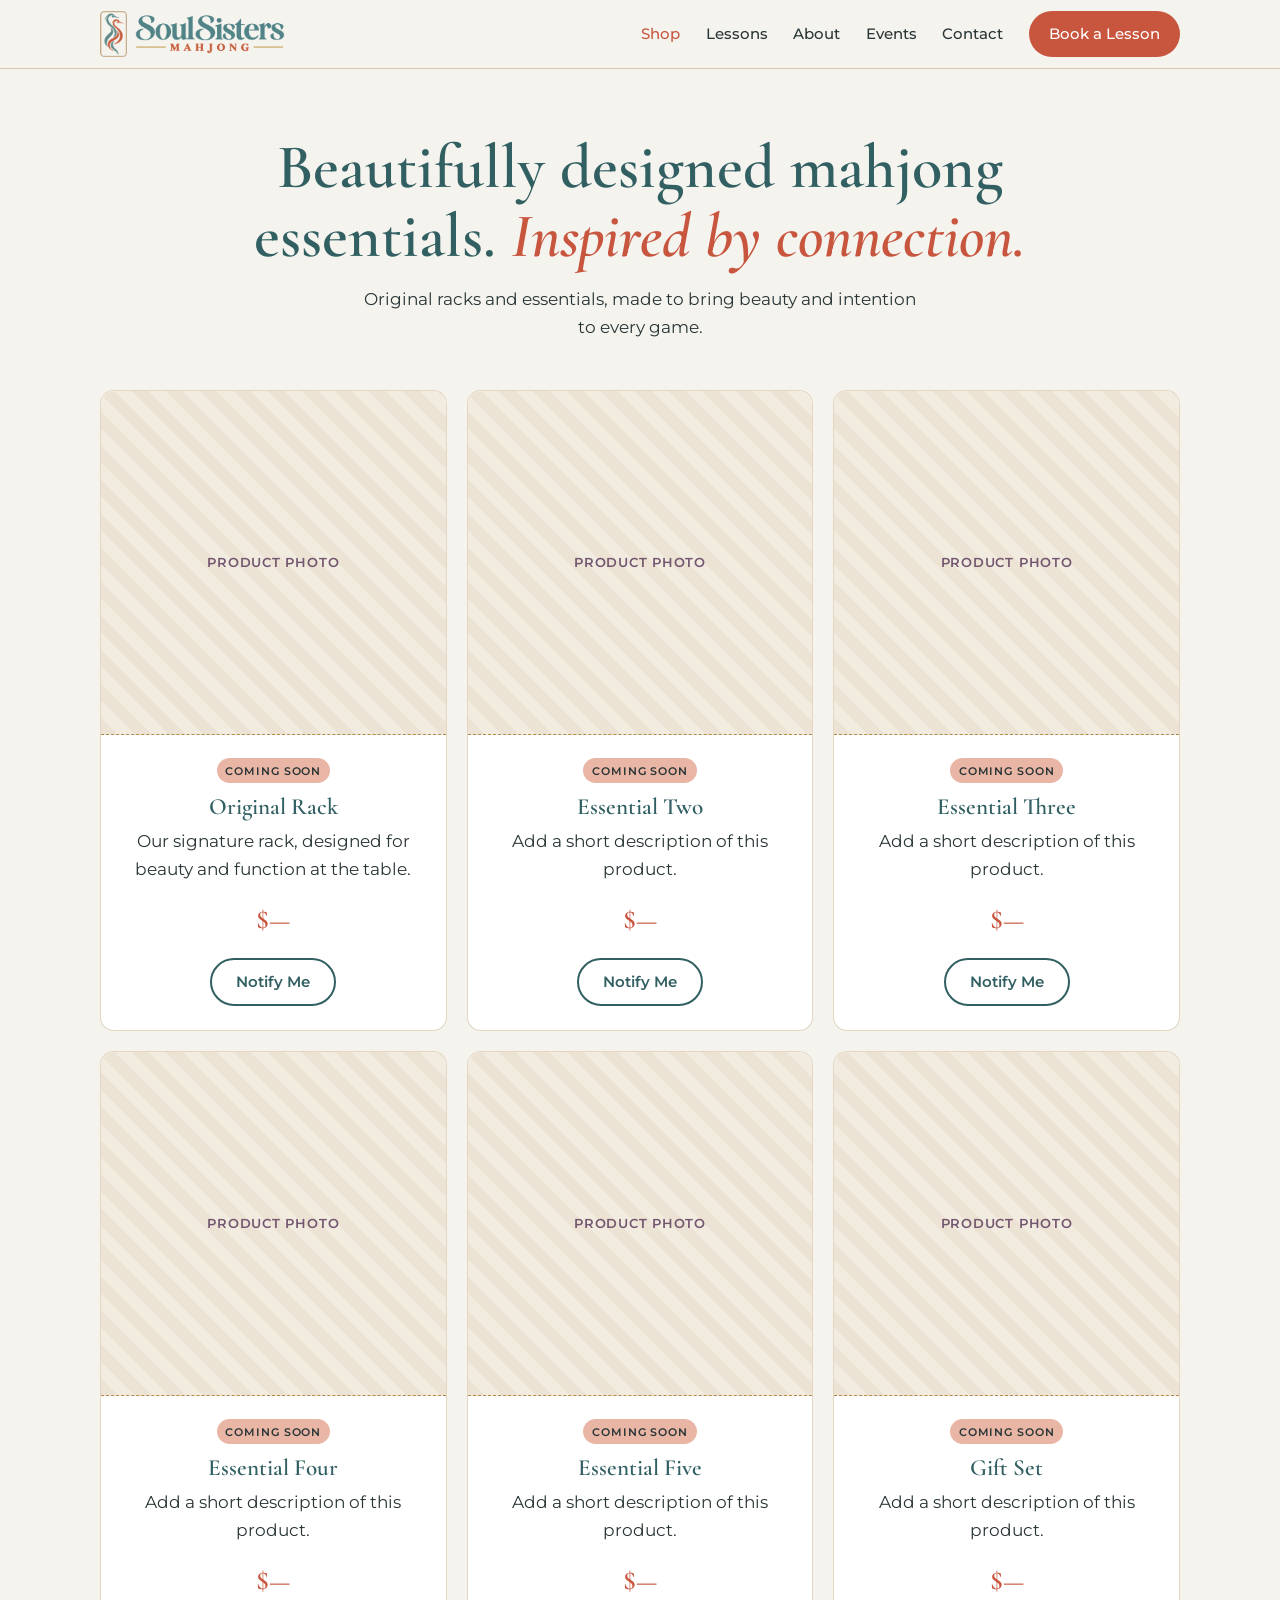
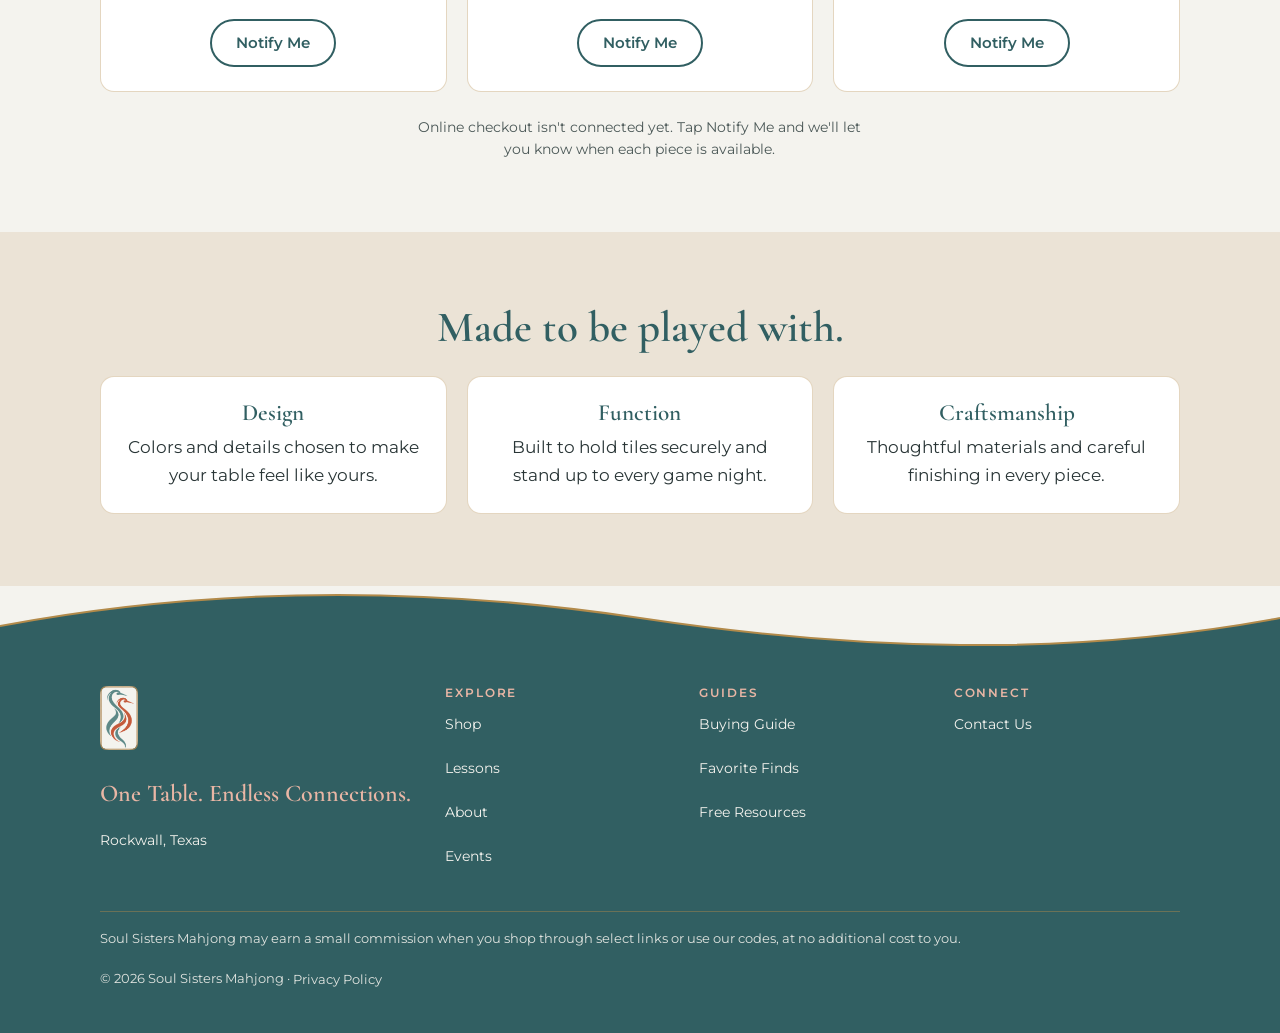
<file: shop.html>
<!DOCTYPE html>
<html lang="en">
<head>
<meta charset="utf-8">
<meta name="viewport" content="width=device-width, initial-scale=1">
<title>Shop | Soul Sisters Mahjong</title>
<meta name="description" content="Original mahjong racks and beautifully designed essentials from Soul Sisters Mahjong.">
<meta property="og:title" content="Shop | Soul Sisters Mahjong">
<meta property="og:description" content="Original mahjong racks and beautifully designed essentials from Soul Sisters Mahjong.">
<meta property="og:type" content="website">
<meta name="theme-color" content="#315F62">
<link rel="icon" type="image/png" href="assets/ssm-icon.png">
<link rel="preload" href="fonts/cormorant-garamond-latin-600-normal.woff2" as="font" type="font/woff2" crossorigin>
<link rel="stylesheet" href="css/style.css?v=58a6c75f">
</head>
<body>
<a class="skip" href="#main">Skip to content</a>
<header class="site-header">
  <div class="wrap bar">
    <a href="index.html" class="brand" aria-label="Soul Sisters Mahjong home">
      <img src="assets/ssm-icon.png" alt="" class="brand-icon" width="142" height="240">
      <img src="assets/ssm-wordmark.png" alt="Soul Sisters Mahjong" class="brand-word" width="900" height="241">
    </a>
    <button class="menu-btn" aria-expanded="false" aria-controls="site-nav" aria-label="Open menu"><span></span><span></span><span></span></button>
    <nav id="site-nav" class="site-nav" aria-label="Main">
      <ul>
        <li><a href="shop.html" aria-current="page">Shop</a></li>
        <li><a href="lessons.html">Lessons</a></li>
        <li><a href="about.html">About</a></li>
        <li><a href="events.html">Events</a></li>
        <li><a href="contact.html">Contact</a></li>
        <li><a href="contact.html" class="btn btn-primary" data-book>Book a Lesson</a></li>
      </ul>
    </nav>
  </div>
</header>
<main id="main">
<div class="wrap page-head">
  <h1>Beautifully designed mahjong essentials. <em>Inspired by connection.</em></h1>
  <p class="lead">Original racks and essentials, made to bring beauty and intention to every game.</p>
</div>

<section style="padding-top:1rem">
  <div class="wrap">
    <div class="grid grid-3">
      <article class="card product">
          <div class="ph square">Product photo</div>
          <span class="tag">Coming soon</span>
          <h3 style="margin-top:.75rem">Original Rack</h3>
          <p>Our signature rack, designed for beauty and function at the table.</p>
          <p class="price">$&mdash;</p>
          <a href="contact.html" class="btn btn-outline">Notify Me</a>
        </article>
      <article class="card product">
          <div class="ph square">Product photo</div>
          <span class="tag">Coming soon</span>
          <h3 style="margin-top:.75rem">Essential Two</h3>
          <p>Add a short description of this product.</p>
          <p class="price">$&mdash;</p>
          <a href="contact.html" class="btn btn-outline">Notify Me</a>
        </article>
      <article class="card product">
          <div class="ph square">Product photo</div>
          <span class="tag">Coming soon</span>
          <h3 style="margin-top:.75rem">Essential Three</h3>
          <p>Add a short description of this product.</p>
          <p class="price">$&mdash;</p>
          <a href="contact.html" class="btn btn-outline">Notify Me</a>
        </article>
      <article class="card product">
          <div class="ph square">Product photo</div>
          <span class="tag">Coming soon</span>
          <h3 style="margin-top:.75rem">Essential Four</h3>
          <p>Add a short description of this product.</p>
          <p class="price">$&mdash;</p>
          <a href="contact.html" class="btn btn-outline">Notify Me</a>
        </article>
      <article class="card product">
          <div class="ph square">Product photo</div>
          <span class="tag">Coming soon</span>
          <h3 style="margin-top:.75rem">Essential Five</h3>
          <p>Add a short description of this product.</p>
          <p class="price">$&mdash;</p>
          <a href="contact.html" class="btn btn-outline">Notify Me</a>
        </article>
      <article class="card product">
          <div class="ph square">Product photo</div>
          <span class="tag">Coming soon</span>
          <h3 style="margin-top:.75rem">Gift Set</h3>
          <p>Add a short description of this product.</p>
          <p class="price">$&mdash;</p>
          <a href="contact.html" class="btn btn-outline">Notify Me</a>
        </article>
    </div>
    <p class="note" style="margin-top:1.5rem">Online checkout isn't connected yet. Tap Notify Me and we'll let you know when each piece is available.</p>
  </div>
</section>

<section class="band-sand">
  <div class="wrap">
    <h2>Made to be played with.</h2>
    <div class="grid grid-3" style="margin-top:1.5rem">
      <div class="card"><h3>Design</h3><p>Colors and details chosen to make your table feel like yours.</p></div>
      <div class="card"><h3>Function</h3><p>Built to hold tiles securely and stand up to every game night.</p></div>
      <div class="card"><h3>Craftsmanship</h3><p>Thoughtful materials and careful finishing in every piece.</p></div>
    </div>
  </div>
</section>
</main>
<svg class="footer-wave" viewBox="0 0 1440 60" preserveAspectRatio="none" aria-hidden="true" focusable="false">
  <path d="M0 40c240-40 480-40 720-8s480 40 720 0v28H0z" fill="#315F62"/>
  <path d="M0 40c240-40 480-40 720-8s480 40 720 0" fill="none" stroke="#B28A4A" stroke-width="2"/>
</svg>
<footer class="site-footer">
  <div class="wrap">
    <div class="foot-grid">
      <div class="foot-brand">
        <span class="icon-chip"><img src="assets/ssm-icon.png" alt="" width="142" height="240"></span>
        <p class="foot-tagline">One Table. Endless Connections.</p>
        <p>Rockwall, Texas</p>
      </div>
      <div class="foot-col">
        <h2>Explore</h2>
        <ul><li><a href="shop.html">Shop</a></li><li><a href="lessons.html">Lessons</a></li><li><a href="about.html">About</a></li><li><a href="events.html">Events</a></li></ul>
      </div>
      <div class="foot-col">
        <h2>Guides</h2>
        <ul><li><a href="buying-guide.html">Buying Guide</a></li><li><a href="favorites.html">Favorite Finds</a></li><li><a href="resources.html">Free Resources</a></li></ul>
      </div>
      <div class="foot-col">
        <h2>Connect</h2>
        <ul><li><a href="contact.html">Contact Us</a></li><li><a data-email hidden href="#">Email</a></li><li><a data-social="instagram" hidden href="#">Instagram</a></li><li><a data-social="facebook" hidden href="#">Facebook</a></li></ul>
      </div>
    </div>
    <div class="fine">
      <p>Soul Sisters Mahjong may earn a small commission when you shop through select links or use our codes, at no additional cost to you.</p>
      <p>&copy; <span data-year>2026</span> Soul Sisters Mahjong &middot; <a href="privacy.html">Privacy Policy</a></p>
    </div>
  </div>
</footer>
<script src="js/site.js?v=58a6c75f"></script>
</body>
</html>
</file>
<file: css/style.css>
/* Brand fonts, bundled with the site (Cormorant Garamond and Montserrat, SIL Open Font License) */
@font-face{font-family:'Cormorant Garamond';src:url(../fonts/cormorant-garamond-latin-600-normal.woff2) format('woff2');font-weight:600;font-style:normal;font-display:swap}
@font-face{font-family:'Cormorant Garamond';src:url(../fonts/cormorant-garamond-latin-700-normal.woff2) format('woff2');font-weight:700;font-style:normal;font-display:swap}
@font-face{font-family:'Cormorant Garamond';src:url(../fonts/cormorant-garamond-latin-600-italic.woff2) format('woff2');font-weight:600;font-style:italic;font-display:swap}
@font-face{font-family:'Montserrat';src:url(../fonts/montserrat-latin-400-normal.woff2) format('woff2');font-weight:400;font-style:normal;font-display:swap}
@font-face{font-family:'Montserrat';src:url(../fonts/montserrat-latin-500-normal.woff2) format('woff2');font-weight:500;font-style:normal;font-display:swap}
@font-face{font-family:'Montserrat';src:url(../fonts/montserrat-latin-600-normal.woff2) format('woff2');font-weight:600;font-style:normal;font-display:swap}
/* Soul Sisters Mahjong — site styles (Brand Book v3.0). Mobile first. */
:root{
  --teal:#588B8B;--terracotta:#C8553D;--plum:#73566F;--cream:#F4F3EE;--gold:#B28A4A;
  --deep-teal:#315F62;--blush:#E9B6A5;--sand:#D8C8B2;--ink:#293536;--white:#fff;
  --serif:'Cormorant Garamond',Georgia,serif;--sans:'Montserrat',Arial,sans-serif;
  --radius:14px;--max:1120px;
}
*{box-sizing:border-box;margin:0;padding:0}
html{scroll-behavior:smooth}
body{font-family:var(--sans);font-size:16px;line-height:1.65;color:var(--ink);background:var(--cream);-webkit-font-smoothing:antialiased}
img{max-width:100%;display:block}
[hidden]{display:none!important}
h1,h2,h3{font-family:var(--serif);font-weight:600;line-height:1.1;color:var(--deep-teal)}
h1,h2,h3,.price,.big-price,.foot-tagline,.steps li::before{font-variant-numeric:lining-nums}
h1,h2,h3{text-wrap:balance}
.page-head h1+.lead,.hero h1+.lead{margin-top:1rem}
/* About */
.about-hero{padding-top:2.75rem}
.about-hero h1{margin-bottom:1rem}
.ph.arch{aspect-ratio:4/5;border-radius:999px 999px var(--radius) var(--radius);border:1.5px solid var(--gold);max-width:420px;width:100%;justify-self:center}
.signature{font-family:var(--serif);font-size:1.5rem;font-style:italic;color:var(--plum);margin-top:1.25rem}
.quote-band{position:relative;background:var(--plum);padding-top:5rem}
.quote-wave{position:absolute;top:-1px;left:0;width:100%;height:56px}
.big-quote{font-family:var(--serif);font-size:1.9rem;line-height:1.3;color:var(--cream);max-width:26ch;font-style:italic}
@media (min-width:960px){.about-hero{padding-top:4rem}.big-quote{font-size:2.5rem}}
h1{font-size:2.6rem}
h2{font-size:2rem;margin-bottom:.75rem}
h3{font-size:1.45rem;margin-bottom:.4rem}
p+p{margin-top:1rem}
main p,main li{max-width:34em}
a{color:var(--deep-teal)}
em{font-style:italic;color:var(--terracotta)}
:focus-visible{outline:3px solid var(--terracotta);outline-offset:3px;border-radius:4px}
.skip{position:absolute;left:-999px;top:0;background:var(--deep-teal);color:var(--cream);padding:.75rem 1rem;z-index:100}
.skip:focus{left:1rem;top:1rem}
.wrap{max-width:var(--max);margin:0 auto;padding-left:1.25rem;padding-right:1.25rem}
.label{display:block;font-size:.75rem;font-weight:600;letter-spacing:.16em;text-transform:uppercase;color:var(--plum);margin-bottom:.6rem}
.rule{width:64px;height:1px;border:0;background:var(--gold);margin:1.25rem 0}
.center{text-align:center}
.center .rule,.center p{margin-left:auto;margin-right:auto}
.tag{display:inline-block;font-size:.7rem;font-weight:600;letter-spacing:.08em;text-transform:uppercase;padding:.2rem .55rem;border-radius:999px;background:var(--blush);color:var(--ink);vertical-align:middle}
.note{font-size:.85rem;color:#4b5857}

/* Buttons */
.btn{display:inline-flex;align-items:center;justify-content:center;min-height:48px;padding:.75rem 1.5rem;border-radius:999px;border:2px solid transparent;font:600 .95rem var(--sans);text-decoration:none;cursor:pointer;transition:background .15s,transform .15s}
.btn:hover{transform:translateY(-1px)}
.btn-primary{background:var(--terracotta);color:var(--white)}
.btn-primary:hover{background:#b04732}
.btn-dark{background:var(--deep-teal);color:var(--cream)}
.btn-outline{border-color:var(--deep-teal);color:var(--deep-teal);background:transparent}
.btn-light{border-color:var(--cream);color:var(--cream);background:transparent}
.btn-row{display:flex;flex-wrap:wrap;gap:.75rem;margin-top:1.5rem}
.center .btn-row{justify-content:center}

/* Header */
.site-header{position:sticky;top:0;z-index:50;background:var(--cream);border-bottom:1px solid rgba(178,138,74,.4)}
.bar{display:flex;align-items:center;justify-content:space-between;min-height:68px;gap:1rem}
.brand{display:flex;align-items:center;gap:.5rem;text-decoration:none;min-height:48px}
.brand-icon{height:46px;width:auto}
.brand-word{height:32px;width:auto}
.menu-btn{width:48px;height:48px;border:0;background:none;cursor:pointer;display:flex;flex-direction:column;align-items:center;justify-content:center;gap:5px}
.menu-btn span{display:block;width:24px;height:2px;background:var(--deep-teal);transition:.2s}
.menu-btn[aria-expanded="true"] span:nth-child(1){transform:translateY(7px) rotate(45deg)}
.menu-btn[aria-expanded="true"] span:nth-child(2){opacity:0}
.menu-btn[aria-expanded="true"] span:nth-child(3){transform:translateY(-7px) rotate(-45deg)}
.site-nav{display:none;position:absolute;top:100%;left:0;right:0;background:var(--cream);border-bottom:1px solid var(--sand);padding:.25rem 1.25rem 1.25rem;max-height:calc(100vh - 68px);overflow-y:auto}
.site-nav.open{display:block}
.site-nav ul{list-style:none}
.site-nav a{display:flex;align-items:center;min-height:48px;text-decoration:none;font-weight:500;color:var(--ink);border-bottom:1px solid rgba(216,200,178,.7)}
.site-nav a[aria-current="page"]{color:var(--terracotta)}
.site-nav .btn{width:100%;margin-top:1rem;border-bottom:0;color:var(--white);justify-content:center}

/* Hero and page heads */
.hero{position:relative;overflow:hidden}
.hero .wave-top{position:absolute;top:0;right:0;width:80%;max-width:600px;pointer-events:none}
.hero-inner{position:relative;z-index:1;padding-top:3rem;padding-bottom:3.5rem}
.hero h1{max-width:none}
.hero .lead{font-size:1.05rem;margin-top:1.1rem;max-width:36rem}
.page-head{padding-top:2.75rem;padding-bottom:1.5rem}
.page-head h1{max-width:none}
.page-head .lead{margin-top:1rem;font-size:1.05rem}

/* Sections */
section{padding-top:3rem;padding-bottom:3rem}
.band-teal{background:var(--deep-teal);color:var(--cream)}
.band-teal h2,.band-teal h3{color:var(--cream)}
.band-teal .label{color:var(--blush)}
.band-teal a:not(.btn){color:var(--cream)}
.band-sand{background:#EBE3D6}
.grid{display:grid;gap:1.25rem}
.card{background:var(--white);border:1px solid rgba(178,138,74,.35);border-radius:var(--radius);padding:1.5rem}
.card .btn{margin-top:1rem}
.band-teal .card{background:rgba(244,243,238,.07);border-color:rgba(178,138,74,.6);color:var(--cream)}
.split{display:grid;gap:2rem}

/* Photo placeholders */
.ph{aspect-ratio:4/3;border-radius:var(--radius);border:1.5px dashed var(--gold);background:repeating-linear-gradient(45deg,#ece3d4,#ece3d4 12px,#f2ebe0 12px,#f2ebe0 24px);display:flex;align-items:center;justify-content:center;text-align:center;padding:1rem;font-size:.8rem;font-weight:600;letter-spacing:.06em;text-transform:uppercase;color:var(--plum)}
.ph.square{aspect-ratio:4/3}
@media (min-width:700px){.ph.square{aspect-ratio:1/1}}
.band-teal .ph{background:rgba(244,243,238,.08);color:var(--blush)}

/* Products */
.product .ph{margin:-1.5rem -1.5rem 1.25rem;border-radius:var(--radius) var(--radius) 0 0;border:0;border-bottom:1px dashed var(--gold)}
.price{font-family:var(--serif);font-size:1.6rem;font-weight:600;color:var(--terracotta)}
.big-price{font-family:var(--serif);font-size:2.8rem;font-weight:700;color:var(--terracotta);line-height:1}
.big-price small{font-family:var(--sans);font-size:.85rem;font-weight:500;color:var(--ink)}

/* Lists */
.facts{list-style:none;margin-top:1rem}
.facts li{padding:.6rem 0;border-top:1px solid var(--sand)}
.band-teal .facts li{border-color:rgba(178,138,74,.5)}
.steps{list-style:none;counter-reset:s;display:grid;gap:1rem;margin-top:1.25rem}
.steps li{counter-increment:s;display:grid;grid-template-columns:2.5rem 1fr;gap:.75rem}
.steps li::before{content:counter(s);font-family:var(--serif);font-size:1.6rem;font-weight:700;color:var(--terracotta);line-height:1.2}
.checks{list-style:none;margin-top:1rem}
.checks li{position:relative;padding:.35rem 0 .35rem 1.6rem}
.checks li::before{content:"";position:absolute;left:0;top:.95rem;width:.7rem;height:1px;background:var(--gold)}

/* FAQ */
details{border-top:1px solid var(--sand)}
details:last-of-type{border-bottom:1px solid var(--sand)}
summary{cursor:pointer;min-height:56px;display:flex;align-items:center;font-weight:600;list-style:none;padding-right:2rem;position:relative}
summary::-webkit-details-marker{display:none}
summary::after{content:"+";position:absolute;right:.25rem;font-family:var(--serif);font-size:1.6rem;color:var(--terracotta)}
details[open] summary::after{content:"\2013"}
details p{padding-bottom:1rem}

/* Banner (plum, gold inset) */
.banner{background:var(--plum);color:var(--cream);border-radius:var(--radius);padding:2rem 1.5rem;box-shadow:inset 0 0 0 6px var(--plum),inset 0 0 0 7px var(--gold);text-align:center}
.banner h2{color:var(--cream)}
.banner .label{color:var(--blush)}
.banner p{margin-left:auto;margin-right:auto}

/* Disclosure */
.disclosure{font-size:.85rem;background:var(--white);border-left:3px solid var(--gold);padding:.9rem 1rem;border-radius:6px}

/* Forms */
form{display:grid;gap:1rem}
label{display:block;font-weight:600;font-size:.9rem;margin-bottom:.35rem}
input,select,textarea{width:100%;font:inherit;color:var(--ink);background:var(--white);border:1.5px solid var(--sand);border-radius:10px;padding:.75rem .9rem;min-height:48px}
input:focus,select:focus,textarea:focus{outline:none;border-color:var(--deep-teal);box-shadow:0 0 0 3px rgba(49,95,98,.2)}
form .btn{justify-self:start}
.form-msg{display:none;background:var(--white);border-left:4px solid var(--terracotta);border-radius:8px;padding:.9rem 1rem}
.form-msg.show{display:block}

/* Footer */
.footer-wave{display:block;width:100%;height:60px}
.site-footer{background:var(--deep-teal);color:var(--cream);padding:2.5rem 0 2rem;font-size:.9rem}
.site-footer a{color:var(--cream);text-decoration:none;display:inline-flex;align-items:center;min-height:44px}
.site-footer a:hover{text-decoration:underline}
.foot-grid{display:grid;gap:1.75rem}
.foot-brand .icon-chip{display:inline-block;background:var(--cream);border-radius:9px;line-height:0;margin-bottom:1rem}
.foot-brand .icon-chip img{height:64px;width:auto}
.foot-tagline{font-family:var(--serif);font-size:1.5rem;color:var(--blush);margin-bottom:.25rem}
.foot-col h2{font-family:var(--sans);font-size:.75rem;letter-spacing:.16em;text-transform:uppercase;color:var(--blush);margin-bottom:.25rem}
.foot-col ul{list-style:none}
.fine{margin-top:2rem;padding-top:1rem;border-top:1px solid rgba(178,138,74,.5);font-size:.8rem;opacity:.9}
.fine p+p{margin-top:.5rem}

/* Tablet */
@media (min-width:700px){
  .grid-2{grid-template-columns:1fr 1fr}
  .grid-3{grid-template-columns:repeat(3,1fr)}
  .foot-grid{grid-template-columns:1.4fr 1fr 1fr 1fr}
  .form-2{grid-template-columns:1fr 1fr}
}
/* Desktop */
@media (min-width:960px){
  body{font-size:17px}
  h1{font-size:3.9rem}
  h2{font-size:2.7rem}
  section{padding-top:4.5rem;padding-bottom:4.5rem}
  .hero-inner{padding-top:5rem;padding-bottom:5rem}
  .page-head{padding-top:4rem;padding-bottom:2rem}
  .brand-word{height:40px}
  .split{grid-template-columns:1.1fr .9fr;align-items:center;gap:3.5rem}
  .split.flip > :first-child{order:2}
  .menu-btn{display:none}
  .site-nav{display:block;position:static;padding:0;border:0;background:none;max-height:none;overflow:visible}
  .site-nav ul{display:flex;align-items:center;gap:1.6rem}
  .site-nav a{border:0;font-size:.92rem;min-height:44px}
  .site-nav .btn{width:auto;margin:0;padding:.55rem 1.25rem;min-height:46px}
  .banner{padding:3rem}
}
@media (prefers-reduced-motion:reduce){*{transition:none!important;scroll-behavior:auto!important}}

/* Home hero with a photo blended into the cream background */
.hero-photo-layout{display:flex;flex-direction:column}
.hero-photo{position:relative;height:300px;background:linear-gradient(135deg,#e7dccb,#d8c8b2);overflow:hidden;
  -webkit-mask-image:linear-gradient(to bottom,#000 45%,transparent 92%);mask-image:linear-gradient(to bottom,#000 45%,transparent 92%)}
.hero-photo img{position:absolute;inset:0;width:100%;height:100%;object-fit:cover}
.hero-photo-note{position:absolute;left:50%;top:40%;transform:translate(-50%,-50%);font-size:.8rem;font-weight:600;letter-spacing:.08em;text-transform:uppercase;color:var(--plum);border:1.5px dashed var(--gold);border-radius:999px;padding:.5rem 1rem;white-space:nowrap}
.hero-photo img+.hero-photo-note{display:none}
.hero-photo-layout .hero-inner{padding-top:0;margin-top:-1rem}
@media (min-width:960px){
  .hero-photo-layout{display:block;min-height:600px}
  .hero-photo{position:absolute;top:0;right:0;bottom:0;width:58%;height:auto;
    -webkit-mask-image:linear-gradient(to right,transparent,#000 40%);mask-image:linear-gradient(to right,transparent,#000 40%)}
  .hero-photo-note{left:62%}
  .hero-photo-layout .hero-inner{margin-top:0;padding-top:6.5rem;padding-bottom:6.5rem}
  .hero-photo-layout .hero-inner > *{max-width:560px}
}

/* ---------- Centered layout: headings, intros, cards, lists, buttons ---------- */
.page-head{text-align:center}
.page-head .lead{margin-left:auto;margin-right:auto}
.page-head .rule{margin-left:auto;margin-right:auto}
main section > .wrap > h2{text-align:center}
main section > .wrap > h2 + p,main section > .wrap > h2 + .rule + p{text-align:center;margin-left:auto;margin-right:auto}
main section > .wrap > .rule{margin-left:auto;margin-right:auto}
main section > .wrap > .btn-row,main section > .wrap > div > .btn-row:last-child{justify-content:center}
.card{text-align:center}
.card .btn-row{justify-content:center}
.card .checks{display:inline-block;text-align:left}
.wrap > .facts{max-width:40rem;margin-left:auto;margin-right:auto;text-align:center}
.steps{max-width:38rem;margin-left:auto;margin-right:auto}
details{max-width:44rem;margin-left:auto;margin-right:auto}
.disclosure{max-width:34em;margin-left:auto;margin-right:auto;text-align:center;border-left:0;border-top:3px solid var(--gold)}
.prose{max-width:42rem;margin-left:auto;margin-right:auto}
.prose h2{text-align:center}
.about-hero .wrap:first-child{text-align:center}
.about-hero .wrap:first-child .lead{margin-left:auto;margin-right:auto}
.about-hero .wrap:first-child .rule{margin-left:auto;margin-right:auto}
.split > div > .btn-row{justify-content:flex-start}
@media (max-width:959px){
  .hero-photo-layout .hero-inner{text-align:center}
  .hero-photo-layout .hero-inner .lead{margin-left:auto;margin-right:auto}
  .hero-photo-layout .btn-row{justify-content:center}
  .split{text-align:center}
  .split > div > .btn-row{justify-content:center}
  .split .facts{max-width:28rem;margin-left:auto;margin-right:auto}
  .split p{margin-left:auto;margin-right:auto}
}
main section > .wrap:not(.prose):not(.split) > p{text-align:center;margin-left:auto;margin-right:auto}
@media (min-width:960px){main section > .wrap.split > div > .btn-row{justify-content:flex-start}}
@media (max-width:699px){
  .site-footer{text-align:center}
  .foot-grid{justify-items:center}
  .fine{text-align:center}
}

/* Hero title stacked: each line stays whole on every screen */
h1.stack span,h1.stack em{display:block;white-space:nowrap}
.hero-photo-layout h1.stack{font-size:clamp(2.15rem,9.6vw,4.1rem);text-wrap:nowrap}
@media (min-width:960px){
  .hero-photo-layout h1.stack{font-size:clamp(2.8rem,4.6vw,4.1rem)}
  .hero-photo-layout .hero-inner > *{max-width:min(560px,42vw)}
  .hero-photo{width:56%;-webkit-mask-image:linear-gradient(to right,transparent,#000 45%);mask-image:linear-gradient(to right,transparent,#000 45%)}
}
</file>
